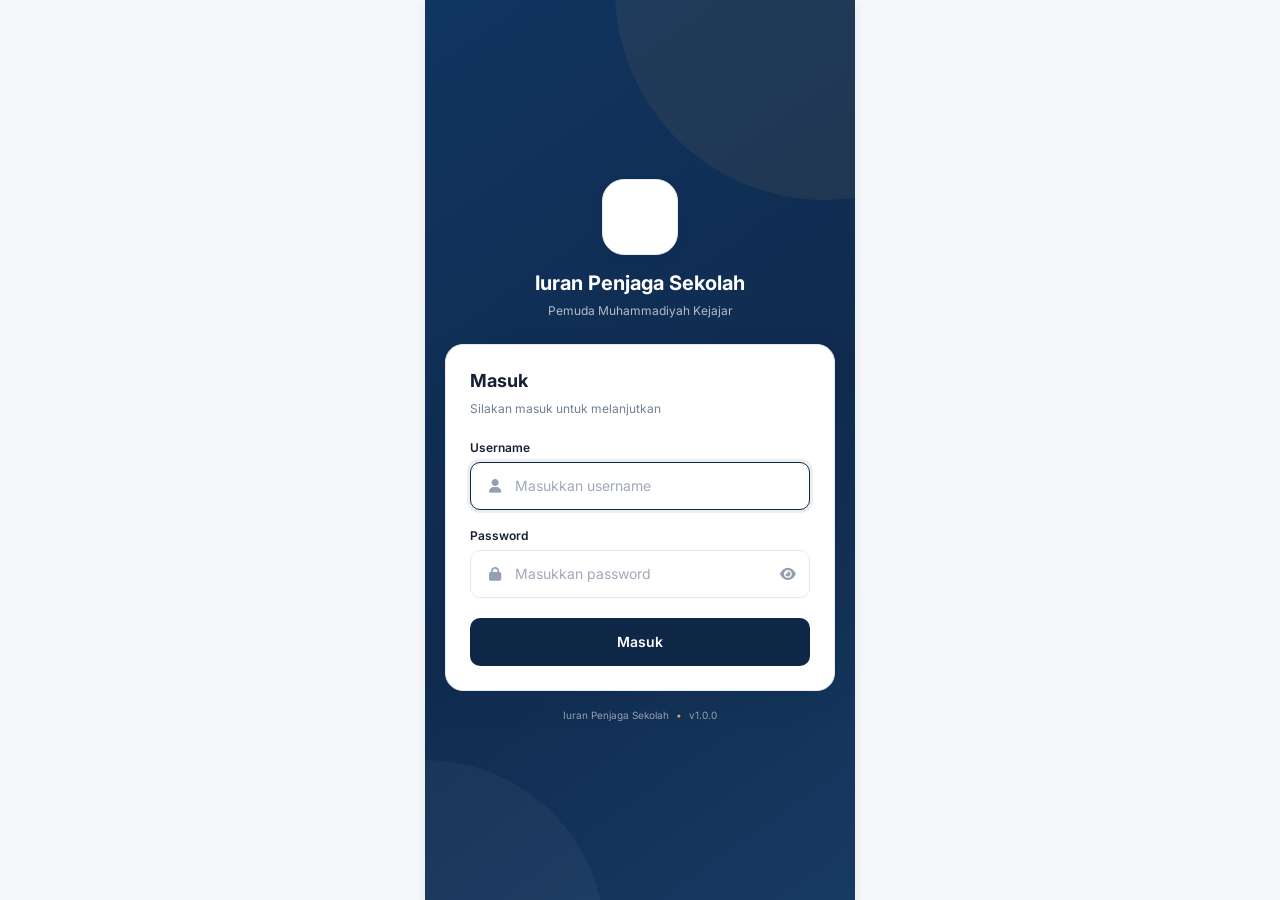
<file: index.html>
<!doctype html>
<html lang="id">
  <head>
    <!-- =====================================================
       META
       ===================================================== -->

    <meta charset="UTF-8" />

    <meta name="viewport" content="width=device-width, initial-scale=1.0" />

    <meta name="theme-color" content="#0F2747" />

    <meta
      name="description"
      content="Iuran Penjaga Sekolah - Pemuda Muhammadiyah Kejajar"
    />

    <title>Iuran Penjaga Sekolah</title>

    <!-- =====================================================
       FONT
       ===================================================== -->

    <link rel="preconnect" href="https://fonts.googleapis.com" />

    <link rel="preconnect" href="https://fonts.gstatic.com" crossorigin />

    <link
      href="https://fonts.googleapis.com/css2?family=Inter:wght@400;500;600;700&display=swap"
      rel="stylesheet"
    />

    <!-- =====================================================
       FONT AWESOME
       ===================================================== -->

    <link
      rel="stylesheet"
      href="https://cdnjs.cloudflare.com/ajax/libs/font-awesome/6.5.2/css/all.min.css"
    />

    <!-- =====================================================
       CORE CSS
       ===================================================== -->

    <link rel="stylesheet" href="base/variables.css" />

    <link rel="stylesheet" href="base/base.css" />

    <link rel="stylesheet" href="base/utilities.css" />

    <link rel="stylesheet" href="base/animation.css" />

    <!-- =====================================================
     COMPONENT CSS
     ===================================================== -->

    <link rel="stylesheet" href="components/button/button.css" />
    <link rel="stylesheet" href="components/card/card.css" />
    <link rel="stylesheet" href="components/badge/badge.css" />
    <link rel="stylesheet" href="components/form/form.css" />
    <link rel="stylesheet" href="components/dropdown/dropdown.css" />
    <link rel="stylesheet" href="components/search/search.css" />
    <link rel="stylesheet" href="components/table/table.css" />
    <link rel="stylesheet" href="components/pagination/pagination.css" />
    <link rel="stylesheet" href="components/empty/empty.css" />
    <link rel="stylesheet" href="components/toast/toast.css" />
    <link rel="stylesheet" href="components/loading/loading.css" />
    <link rel="stylesheet" href="components/modal/modal.css" />
    <link rel="stylesheet" href="components/confirm/confirm.css" />
    <link rel="stylesheet" href="components/launcher/launcher.css" />
    <link rel="stylesheet" href="components/bottom-sheet/bottom-sheet.css" />
    <link rel="stylesheet" href="components/skeleton/skeleton.css" />

    <!-- =====================================================
       LAYOUT CSS
       ===================================================== -->

    <link rel="stylesheet" href="layouts/layout.css" />

    <link rel="stylesheet" href="layouts/header/header.css" />

    <link rel="stylesheet" href="layouts/navbar/navbar.css" />

    <!-- =====================================================
     APPLICATION MODULE CSS
     ===================================================== -->

    <link rel="stylesheet" href="modules/login/login.css" />
    <link rel="stylesheet" href="modules/home/home.css" />

    <link rel="stylesheet" href="modules/setoran/setoran.css" />

    <link rel="stylesheet" href="modules/anggota/anggota.css" />

    <link rel="stylesheet" href="modules/iuran/iuran.css" />
    <link rel="stylesheet" href="modules/transaksi/transaksi.css" />

    <!-- =====================================================
       APP ROOT
       ===================================================== -->

    <style>
      html,
      body {
        margin: 0;
        padding: 0;
        min-height: 100%;
      }

      body {
        background: var(--color-background, #f5f7fa);
      }

      #app {
        min-height: 100vh;
      }
    </style>
  </head>

  <body>
    <!-- =====================================================
       APPLICATION ROOT
       ===================================================== -->

    <div id="app" class="qedev-app"></div>

    <!-- =====================================================
       QEDEV ENGINE
       ===================================================== -->

    <script src="engine/config.js"></script>

    <script src="engine/storage.js"></script>

    <script src="engine/state.js"></script>

    <script src="engine/api.js"></script>

    <script src="engine/auth.js"></script>

    <script src="engine/router.js"></script>

    <script src="engine/app.js"></script>

    <!-- =====================================================
     COMPONENT JS
     ===================================================== -->

    <script src="components/button/button.js"></script>

    <script src="components/card/card.js"></script>

    <script src="components/badge/badge.js"></script>

    <script src="components/form/form.js"></script>

    <script src="components/dropdown/dropdown.js"></script>

    <script src="components/search/search.js"></script>

    <script src="components/table/table.js"></script>

    <script src="components/pagination/pagination.js"></script>

    <script src="components/empty/empty.js"></script>

    <script src="components/toast/toast.js"></script>

    <script src="components/loading/loading.js"></script>

    <script src="components/modal/modal.js"></script>

    <script src="components/confirm/confirm.js"></script>

    <script src="components/launcher/launcher.js"></script>

    <script src="components/bottom-sheet/bottom-sheet.js"></script>

    <script src="components/skeleton/skeleton.js"></script>

    <!-- =====================================================
       QEDEV LAYOUT
       ===================================================== -->

    <script src="layouts/header/header.js"></script>

    <script src="layouts/navbar/navbar.js"></script>

    <script src="layouts/layout.js"></script>

    <!-- =====================================================
     LOGIN MODULE
     ===================================================== -->

    <script src="modules/login/login-view.js"></script>

    <script src="modules/login/login-validator.js"></script>

    <script src="modules/login/login-service.js"></script>

    <script src="modules/login/login.js"></script>

    <!-- =====================================================
     HOME MODULE
     ===================================================== -->
    <script src="modules/home/home-view.js"></script>

    <script src="modules/home/home-service.js"></script>

    <script src="modules/home/home.js"></script>

    <!-- =====================================================
     SETORAN MODULE
     ===================================================== -->

    <script src="modules/setoran/setoran-service.js"></script>
    <script src="modules/setoran/setoran-view.js"></script>
    <script src="modules/setoran/setoran.js"></script>

    <!-- =====================================================
     ANGGOTA MODULE
     ===================================================== -->

    <script src="modules/anggota/anggota-service.js"></script>
    <script src="modules/anggota/anggota-view.js"></script>
    <script src="modules/anggota/anggota.js"></script>

    <!-- =====================================================
     ANGGOTA MODULE
     ===================================================== -->

    <script src="modules/iuran/iuran-service.js"></script>
    <script src="modules/iuran/iuran-view.js"></script>
    <script src="modules/iuran/iuran.js"></script>

    <!-- =====================================================
     TRANSAKSI MODULE
     ===================================================== -->

    <script src="modules/transaksi/transaksi-service.js"></script>
    <script src="modules/transaksi/transaksi-view.js"></script>
    <script src="modules/transaksi/transaksi.js"></script>

    <!-- =====================================================
       APPLICATION BOOTSTRAP
       ===================================================== -->

    <script src="engine/bootstrap.js"></script>
  </body>
</html>
</file>
<file: base/variables.css>
/* =========================================================
   QEDEV DESIGN TOKENS
   IURAN PENJAGA SEKOLAH
   NAVY + GOLD
   ========================================================= */

:root {
  /* =======================================================
     BRAND
     ======================================================= */

  --color-primary: #0f2747;
  --color-primary-hover: #091b33;
  --color-primary-light: #eaf1f8;
  --color-primary-dark: #091b33;

  --color-secondary: #d6a84f;
  --color-secondary-hover: #b98c35;
  --color-secondary-light: #f8f0df;

  /* =======================================================
     SEMANTIC COLORS
     ======================================================= */

  --color-success: #16835b;
  --color-success-light: #e8f5ef;

  --color-warning: #d99a1e;
  --color-warning-light: #fff5dd;

  --color-danger: #c94a4a;
  --color-danger-light: #fcecec;

  --color-info: #2879a8;
  --color-info-light: #e8f3fa;

  /* =======================================================
     BASIC COLORS
     ======================================================= */

  --color-white: #ffffff;
  --color-black: #000000;

  --color-text: #172033;
  --color-text-light: #718096;
  --color-text-muted: #94a0b2;

  --color-border: #e5eaf0;
  --color-border-light: #eef2f6;

  --color-background: #f5f7fa;
  --color-surface: #ffffff;

  /* =======================================================
     HEADER
     ======================================================= */

  --header-background: linear-gradient(135deg, #0f2747 0%, #091b33 100%);

  --header-text: #ffffff;

  --header-height: 72px;

  /* =======================================================
     NAVIGATION
     ======================================================= */

  --navbar-background: #ffffff;
  --navbar-border: #e5eaf0;

  --navbar-text: #718096;
  --navbar-text-active: #0f2747;

  --navbar-active-background: #eaf1f8;

  --navbar-height: 72px;

  /* =======================================================
     TYPOGRAPHY
     ======================================================= */

  --font-family:
    "Inter", -apple-system, BlinkMacSystemFont, "Segoe UI", sans-serif;

  --font-size-xs: 11px;
  --font-size-sm: 12px;
  --font-size-md: 14px;
  --font-size-lg: 16px;
  --font-size-xl: 18px;
  --font-size-2xl: 20px;
  --font-size-3xl: 24px;
  --font-size-4xl: 32px;

  --font-weight-normal: 400;
  --font-weight-medium: 500;
  --font-weight-semibold: 600;
  --font-weight-bold: 700;

  /* =======================================================
     LINE HEIGHT
     ======================================================= */

  --line-height-tight: 1.2;
  --line-height-normal: 1.5;
  --line-height-relaxed: 1.7;

  /* =======================================================
     SPACING
     ======================================================= */

  --spacing-1: 4px;
  --spacing-2: 8px;
  --spacing-3: 12px;
  --spacing-4: 16px;
  --spacing-5: 20px;
  --spacing-6: 24px;
  --spacing-7: 28px;
  --spacing-8: 32px;
  --spacing-9: 36px;
  --spacing-10: 40px;

  /* =======================================================
     BORDER RADIUS
     ======================================================= */

  --radius-sm: 6px;
  --radius-md: 10px;
  --radius-lg: 14px;
  --radius-xl: 18px;
  --radius-2xl: 22px;

  --radius-full: 999px;

  /* =======================================================
     SHADOW
     ======================================================= */

  --shadow-sm: 0 1px 3px rgba(15, 39, 71, 0.06);

  --shadow-md: 0 4px 12px rgba(15, 39, 71, 0.08);

  --shadow-lg: 0 10px 30px rgba(15, 39, 71, 0.1);

  /* =======================================================
     LAYOUT
     ======================================================= */

  --app-max-width: 430px;

  --container-padding: 20px;

  --content-spacing: 24px;

  /* =======================================================
     Z-INDEX
     ======================================================= */

  --z-base: 1;
  --z-dropdown: 100;
  --z-sticky: 200;
  --z-header: 300;
  --z-navbar: 400;
  --z-overlay: 500;
  --z-modal: 600;
  --z-toast: 700;

  /* =======================================================
     TRANSITION
     ======================================================= */

  --transition-fast: 150ms ease;

  --transition-normal: 250ms ease;

  --transition-slow: 350ms ease;
}
</file>
<file: base/base.css>
/**
 * ==========================================
 * QEDEV Framework
 * Base Styles
 * ==========================================
 */

/* ==========================================
 * RESET
 * ========================================== */

*,
*::before,
*::after {
  margin: 0;

  padding: 0;

  box-sizing: border-box;
}

/* ==========================================
 * HTML
 * ========================================== */

html {
  font-size: 16px;

  scroll-behavior: smooth;

  -webkit-tap-highlight-color: transparent;
}

/* ==========================================
 * BODY
 * ========================================== */

body {
  font-family: var(--font-family);

  font-size: var(--font-size-md);

  font-weight: var(--font-weight-normal);

  line-height: var(--line-height);

  color: var(--color-text);

  background: var(--color-background);

  -webkit-font-smoothing: antialiased;

  -moz-osx-font-smoothing: grayscale;

  text-rendering: optimizeLegibility;
}

/* ==========================================
 * APPLICATION
 * ========================================== */

#app {
  width: 100%;

  max-width: var(--app-max-width);

  min-height: 100vh;

  margin: 0 auto;

  background: var(--color-surface);

  position: relative;

  overflow: hidden;

  box-shadow: var(--shadow-md);
}

/* ==========================================
 * TYPOGRAPHY
 * ========================================== */

h1,
h2,
h3,
h4,
h5,
h6 {
  font-weight: var(--font-weight-bold);

  color: var(--color-text);

  line-height: 1.3;
}

p {
  color: var(--color-text);

  line-height: 1.6;
}

/* ==========================================
 * LINKS
 * ========================================== */

a {
  color: inherit;

  text-decoration: none;
}

/* ==========================================
 * LIST
 * ========================================== */

ul,
ol {
  list-style: none;
}

/* ==========================================
 * IMAGE
 * ========================================== */

img {
  display: block;

  max-width: 100%;

  height: auto;
}

/* ==========================================
 * FORM
 * ========================================== */

input,
textarea,
select,
button {
  font: inherit;
}

/* ==========================================
 * BUTTON
 * ========================================== */

button {
  border: none;

  background: transparent;

  cursor: pointer;
}

/* ==========================================
 * TABLE
 * ========================================== */

table {
  width: 100%;

  border-collapse: collapse;

  border-spacing: 0;
}
</file>
<file: base/utilities.css>
/**
 * ==========================================
 * QEDEV Framework
 * Utilities
 * ==========================================
 */

/* ==========================================
 * DISPLAY
 * ========================================== */

.hidden {
  display: none !important;
}

.block {
  display: block;
}

.flex {
  display: flex;
}

.grid {
  display: grid;
}

/* ==========================================
 * FLEX
 * ========================================== */

.items-center {
  align-items: center;
}

.justify-between {
  justify-content: space-between;
}

.justify-center {
  justify-content: center;
}

.flex-column {
  flex-direction: column;
}

/* ==========================================
 * TEXT
 * ========================================== */

.text-center {
  text-align: center;
}

.text-right {
  text-align: right;
}

.text-bold {
  font-weight: var(--font-weight-bold);
}

/* ==========================================
 * WIDTH
 * ========================================== */

.w-full {
  width: 100%;
}

/* ==========================================
 * SPACING
 * ========================================== */

.mt-sm {
  margin-top: var(--space-sm);
}

.mt-md {
  margin-top: var(--space-md);
}

.mb-sm {
  margin-bottom: var(--space-sm);
}

.mb-md {
  margin-bottom: var(--space-md);
}

.p-sm {
  padding: var(--space-sm);
}

.p-md {
  padding: var(--space-md);
}

/* ==========================================
 * BORDER
 * ========================================== */

.rounded {
  border-radius: var(--radius-md);
}

/* ==========================================
 * SHADOW
 * ========================================== */

.shadow {
  box-shadow: var(--shadow-md);
}
</file>
<file: base/animation.css>
/**
 * ==========================================
 * QEDEV Framework
 * Animation
 * ==========================================
 */

/* ==========================================
 * FADE
 * ========================================== */

@keyframes fadeIn {
  from {
    opacity: 0;
  }

  to {
    opacity: 1;
  }
}

@keyframes fadeOut {
  from {
    opacity: 1;
  }

  to {
    opacity: 0;
  }
}

/* ==========================================
 * SCALE
 * ========================================== */

@keyframes scaleIn {
  from {
    opacity: 0;
    transform: scale(0.95);
  }

  to {
    opacity: 1;
    transform: scale(1);
  }
}

@keyframes scaleOut {
  from {
    opacity: 1;
    transform: scale(1);
  }

  to {
    opacity: 0;
    transform: scale(0.95);
  }
}

/* ==========================================
 * TOAST
 * ========================================== */

@keyframes toastProgress {
  from {
    width: 100%;
  }

  to {
    width: 0%;
  }
}

/* ==========================================
 * SLIDE
 * ========================================== */

@keyframes slideUp {
  from {
    opacity: 0;
    transform: translateY(20px);
  }

  to {
    opacity: 1;
    transform: translateY(0);
  }
}
</file>
<file: components/button/button.css>
/**
 * ==========================================
 * QEDEV Framework
 * Button Component
 * ==========================================
 */

.qedev-button {
  display: inline-flex;
  align-items: center;
  justify-content: center;
  gap: var(--space-sm);

  padding: 10px 16px;

  border: none;

  border-radius: var(--radius-md);

  cursor: pointer;

  transition: var(--transition-fast);

  font-size: var(--font-size-md);

  font-weight: var(--font-weight-medium);
}

.qedev-button:hover {
  opacity: 0.9;
}

.qedev-button-primary {
  background: var(--color-primary);

  color: var(--color-white);
}

.qedev-button-success {
  background: var(--color-success);

  color: var(--color-white);
}

.qedev-button-warning {
  background: var(--color-warning);

  color: var(--color-white);
}

.qedev-button-danger {
  background: var(--color-danger);

  color: var(--color-white);
}

.qedev-button-info {
  background: var(--color-info);

  color: var(--color-white);
}

.qedev-button-outline {
  background: transparent;

  border: 1px solid var(--color-border);

  color: var(--color-text);
}

.qedev-button:disabled {
  opacity: 0.6;

  cursor: not-allowed;
}
</file>
<file: components/card/card.css>
/**
 * ==========================================
 * QEDEV Framework
 * Card Component
 * ==========================================
 */

.qedev-card {
  background: var(--color-surface);

  border: 1px solid var(--color-border);

  border-radius: var(--radius-lg);

  box-shadow: var(--shadow-sm);

  overflow: hidden;
}

.qedev-card-header {
  padding: var(--space-md);

  border-bottom: 1px solid var(--color-border);
}

.qedev-card-title {
  font-size: var(--font-size-lg);

  font-weight: var(--font-weight-semibold);

  color: var(--color-text);
}

.qedev-card-subtitle {
  margin-top: var(--space-xs);

  color: var(--color-text-light);

  font-size: var(--font-size-sm);
}

.qedev-card-body {
  padding: var(--space-md);
}

.qedev-card-footer {
  display: flex;

  justify-content: flex-end;

  gap: var(--space-sm);

  padding: var(--space-md);

  border-top: 1px solid var(--color-border);
}
</file>
<file: components/badge/badge.css>
/**
 * ==========================================
 * QEDEV Framework
 * Badge Component
 * ==========================================
 */

.qedev-badge {
  display: inline-flex;
  align-items: center;
  justify-content: center;

  padding: 4px 10px;

  border-radius: var(--radius-full);

  font-size: var(--font-size-sm);
  font-weight: var(--font-weight-medium);
}

.qedev-badge-default {
  background: var(--color-border);
  color: var(--color-text);
}

.qedev-badge-primary {
  background: var(--color-primary);
  color: var(--color-white);
}

.qedev-badge-success {
  background: var(--color-success);
  color: var(--color-white);
}

.qedev-badge-warning {
  background: var(--color-warning);
  color: var(--color-white);
}

.qedev-badge-danger {
  background: var(--color-danger);
  color: var(--color-white);
}

.qedev-badge-info {
  background: var(--color-info);
  color: var(--color-white);
}
</file>
<file: components/form/form.css>
/**
 * ==========================================
 * QEDEV Framework
 * Form Component
 * ==========================================
 */

.qedev-form-group {
  display: flex;
  flex-direction: column;
  gap: var(--space-xs);
  margin-bottom: var(--space-md);
}

.qedev-label {
  font-size: var(--font-size-sm);
  font-weight: var(--font-weight-medium);
  color: var(--color-text);
}

.qedev-input,
.qedev-textarea,
.qedev-select {
  width: 100%;

  padding: 10px 12px;

  border: 1px solid var(--color-border);

  border-radius: var(--radius-md);

  background: var(--color-surface);

  color: var(--color-text);

  font-size: var(--font-size-md);

  transition: var(--transition-fast);
}

.qedev-input:focus,
.qedev-textarea:focus,
.qedev-select:focus {
  outline: none;

  border-color: var(--color-primary);
}

.qedev-input-wrapper {
  position: relative;
}

.qedev-input-wrapper .qedev-input {
  padding-right: 46px;
}

.qedev-input-wrapper .qedev-input {
  padding-right: 46px;
}

.qedev-input-toggle {
  position: absolute;

  top: 50%;
  right: 12px;

  transform: translateY(-50%);

  width: 32px;
  height: 32px;

  border: none;

  background: transparent;

  display: flex;

  align-items: center;

  justify-content: center;

  cursor: pointer;

  color: var(--color-text-light);

  transition: var(--transition-fast);
}

.qedev-input-toggle:hover {
  color: var(--color-primary);
}

.qedev-checkbox,
.qedev-radio {
  display: flex;

  align-items: center;

  gap: var(--space-sm);
}
</file>
<file: components/dropdown/dropdown.css>
/**
 * ==========================================
 * QEDEV Framework
 * Dropdown Component
 * ==========================================
 */

.qedev-dropdown {
  position: absolute;

  min-width: 180px;

  background: var(--color-surface);

  border: 1px solid var(--color-border);

  border-radius: var(--radius-md);

  box-shadow: var(--shadow-lg);

  overflow: hidden;

  z-index: var(--z-dropdown);
}

.qedev-dropdown-item {
  display: flex;

  align-items: center;

  gap: var(--space-sm);

  padding: 12px 16px;

  cursor: pointer;

  transition: var(--transition-fast);
}

.qedev-dropdown-item:hover {
  background: var(--color-background);
}
</file>
<file: components/search/search.css>
/**
 * ==========================================
 * QEDEV Framework
 * Search Component
 * ==========================================
 */

.qedev-search {
  display: flex;

  align-items: center;

  gap: var(--space-sm);

  padding: 10px 14px;

  border: 1px solid var(--color-border);

  border-radius: var(--radius-md);

  background: var(--color-surface);
}

.qedev-search-icon {
  color: var(--color-text-light);

  font-size: var(--font-size-md);
}

.qedev-search-input {
  flex: 1;

  border: none;

  background: transparent;

  color: var(--color-text);

  font-size: var(--font-size-md);
}

.qedev-search-input:focus {
  outline: none;
}
</file>
<file: components/table/table.css>
/**
 * ==========================================
 * QEDEV Framework
 * Table Component
 * ==========================================
 */

.qedev-table-wrapper {
  width: 100%;

  overflow-x: auto;

  -webkit-overflow-scrolling: touch;
}

.qedev-table {
  width: 100%;

  min-width: 900px;

  border-collapse: collapse;

  background: var(--color-surface);
}

.qedev-table th {
  padding: 12px 16px;

  background: var(--color-background);

  border-bottom: 1px solid var(--color-border);

  font-weight: var(--font-weight-semibold);

  white-space: nowrap;
}

.qedev-table td {
  padding: 12px 16px;

  border-bottom: 1px solid var(--color-border);

  vertical-align: middle;
}

.qedev-table tbody tr:hover {
  background: var(--color-background);
}

.text-left {
  text-align: left;
}

.text-center {
  text-align: center;
}

.text-right {
  text-align: right;
}
</file>
<file: components/pagination/pagination.css>
/**
 * ==========================================
 * QEDEV Framework
 * Pagination Component
 * ==========================================
 */

/* ==========================================
 * Pagination
 * ========================================== */

.qedev-pagination {
  display: flex;
  flex-direction: column;
  gap: var(--space-md);

  margin-top: var(--space-lg);
}

/* ==========================================
 * Info
 * ========================================== */

.qedev-pagination-info {
  font-size: var(--font-size-sm);

  color: var(--color-text-light);
}

/* ==========================================
 * Navigation
 * ========================================== */

.qedev-pagination-nav {
  display: flex;
  align-items: center;
  justify-content: center;
  gap: var(--space-xs);

  overflow-x: auto;

  -webkit-overflow-scrolling: touch;
}

/* ==========================================
 * Button
 * ========================================== */

.qedev-pagination-button {
  display: flex;
  align-items: center;
  justify-content: center;

  min-width: 40px;
  height: 40px;

  padding: 0 12px;

  border: 1px solid var(--color-border);

  border-radius: var(--radius-md);

  background: var(--color-surface);

  color: var(--color-text);

  cursor: pointer;

  transition: var(--transition-fast);

  white-space: nowrap;
}

.qedev-pagination-button:hover:not(:disabled) {
  background: var(--color-background);
}

.qedev-pagination-button.active {
  background: var(--color-primary);

  color: var(--color-white);

  border-color: var(--color-primary);
}

.qedev-pagination-button:disabled {
  opacity: 0.5;

  cursor: not-allowed;
}

/* ==========================================
 * Ellipsis
 * ========================================== */

.qedev-pagination-dots {
  padding: 0 var(--space-xs);

  color: var(--color-text-light);

  user-select: none;
}

/* ==========================================
 * Responsive
 * ========================================== */

@media (max-width: 768px) {
  .qedev-pagination {
    align-items: center;
  }

  .qedev-pagination-info {
    text-align: center;
  }

  .qedev-pagination-nav {
    width: 100%;

    justify-content: flex-start;
  }
}
</file>
<file: components/empty/empty.css>
/**
 * ==========================================
 * QEDEV Framework
 * Empty Component
 * ==========================================
 */

.qedev-empty {
  display: flex;

  flex-direction: column;

  align-items: center;

  justify-content: center;

  padding: var(--space-2xl);

  text-align: center;
}

.qedev-empty-icon {
  font-size: 64px;

  margin-bottom: var(--space-md);
}

.qedev-empty-title {
  font-size: var(--font-size-xl);

  font-weight: var(--font-weight-semibold);

  color: var(--color-text);
}

.qedev-empty-message {
  margin-top: var(--space-sm);

  color: var(--color-text-light);
}
</file>
<file: components/toast/toast.css>
/**
 * ==========================================
 * QEDEV Framework
 * Toast Component
 * ==========================================
 */

/**
 * ==========================================
 * Container
 * ==========================================
 */

.qedev-toast {
  position: fixed;

  top: calc(var(--header-height) + 16px);

  left: 50%;

  transform: translateX(-50%);

  width: calc(100% - 32px);

  max-width: 420px;

  display: flex;

  align-items: flex-start;

  gap: var(--space-md);

  padding: var(--space-lg);

  background: var(--color-surface);

  border-radius: var(--radius-xl);

  box-shadow: var(--shadow-xl);

  overflow: hidden;

  z-index: var(--z-toast);

  animation: slideUp var(--transition-fast);
}

/**
 * ==========================================
 * Icon
 * ==========================================
 */

.qedev-toast-icon {
  width: 48px;
  height: 48px;

  flex-shrink: 0;

  display: flex;
  justify-content: center;
  align-items: center;

  border-radius: 50%;

  font-size: 22px;
}

/**
 * ==========================================
 * Content
 * ==========================================
 */

.qedev-toast-content {
  flex: 1;
  min-width: 0;
}

.qedev-toast-title {
  font-size: var(--font-size-md);

  font-weight: var(--font-weight-semibold);

  color: var(--color-text);
}

.qedev-toast-message {
  margin-top: 4px;

  font-size: var(--font-size-sm);

  line-height: 1.5;

  color: var(--color-text-secondary);
}

/**
 * ==========================================
 * Close Button
 * ==========================================
 */

.qedev-toast-close {
  width: 32px;
  height: 32px;

  flex-shrink: 0;

  display: flex;
  justify-content: center;
  align-items: center;

  border: none;
  outline: none;

  background: transparent;

  border-radius: 50%;

  cursor: pointer;

  transition: background var(--transition-fast);
}

.qedev-toast-close:hover {
  background: rgba(0, 0, 0, 0.05);
}

.qedev-toast-close i {
  font-size: 14px;
}

/**
 * ==========================================
 * Progress
 * ==========================================
 */

.qedev-toast-progress {
  position: absolute;

  left: 0;
  bottom: 0;

  height: 4px;

  width: 100%;

  transform-origin: left;

  animation: toastProgress 3s linear forwards;
}

.qedev-toast-success {
  background: #f0fdf4;

  border: 1px solid #bbf7d0;
}

.qedev-toast-success .qedev-toast-icon {
  background: #dcfce7;

  color: #16a34a;
}

.qedev-toast-success .qedev-toast-progress {
  background: #16a34a;
}

.qedev-toast-error {
  background: #fef2f2;

  border: 1px solid #fecaca;
}

.qedev-toast-error .qedev-toast-icon {
  background: #fee2e2;

  color: #dc2626;
}

.qedev-toast-error .qedev-toast-progress {
  background: #dc2626;
}

.qedev-toast-warning {
  background: #fff7ed;

  border: 1px solid #fed7aa;
}

.qedev-toast-warning .qedev-toast-icon {
  background: #ffedd5;

  color: #ea580c;
}

.qedev-toast-warning .qedev-toast-progress {
  background: #ea580c;
}

.qedev-toast-info {
  background: #eff6ff;

  border: 1px solid #bfdbfe;
}

.qedev-toast-info .qedev-toast-icon {
  background: #dbeafe;

  color: #2563eb;
}

.qedev-toast-info .qedev-toast-progress {
  background: #2563eb;
}

.qedev-toast-close {
  color: inherit;

  opacity: 0.6;
}

.qedev-toast-close:hover {
  opacity: 1;

  background: rgba(255, 255, 255, 0.45);
}

.qedev-toast-icon {
  transition:
    background var(--transition-fast),
    color var(--transition-fast);
}

/**
 * ==========================================
 * Header
 * ==========================================
 */

.qedev-toast-header {
  display: flex;
  align-items: center;
  justify-content: space-between;

  gap: var(--space-md);
}
</file>
<file: components/loading/loading.css>
/**
 * ==========================================
 * QEDEV Framework
 * Loading Component
 * ==========================================
 */

/* ==========================================
 * Overlay
 * ========================================== */

.qedev-loading-overlay {
  position: fixed;
  inset: 0;

  display: flex;
  justify-content: center;
  align-items: center;

  background: rgba(0, 0, 0, 0.35);

  backdrop-filter: blur(3px);

  -webkit-backdrop-filter: blur(3px);

  z-index: var(--z-loading);

  animation: fadeIn var(--transition-fast);
}

/* ==========================================
 * Container
 * ========================================== */

.qedev-loading {
  display: flex;
  flex-direction: column;
  align-items: center;
  gap: var(--space-md);

  padding: var(--space-xl);

  min-width: 200px;

  background: var(--color-surface);

  border-radius: var(--radius-lg);

  box-shadow: var(--shadow-lg);

  animation: scaleIn var(--transition-normal);
  border: 1px solid var(--color-border);
}

/* ==========================================
 * Spinner
 * ========================================== */

.qedev-loading-spinner {
  width: 48px;
  height: 48px;

  border: 4px solid var(--color-border);
  border-top-color: var(--color-primary);

  border-radius: var(--radius-full);

  animation: qedev-spin 0.8s linear infinite;
}

/* ==========================================
 * Message
 * ========================================== */

.qedev-loading-message {
  font-size: var(--font-size-md);
  font-weight: var(--font-weight-medium);

  color: var(--color-text);

  text-align: center;
}

.qedev-loading-subtitle {
  margin-top: -8px;

  font-size: 12px;

  text-align: center;

  color: var(--color-text-secondary);
}

/* ==========================================
 * Spinner Animation
 * ========================================== */

@keyframes qedev-spin {
  from {
    transform: rotate(0deg);
  }

  to {
    transform: rotate(360deg);
  }
}

/* ==========================================
 * Responsive
 * ========================================== */

@media (max-width: 768px) {
  .qedev-loading {
    width: 90%;
    max-width: 320px;

    padding: var(--space-lg);
  }

  .qedev-loading-spinner {
    width: 40px;
    height: 40px;
  }
}
</file>
<file: components/modal/modal.css>
/**
 * ==========================================
 * QEDEV Framework
 * Modal Component
 * ==========================================
 */

/* ==========================================
 * Overlay
 * ========================================== */

.qedev-modal-overlay {
  position: fixed;
  inset: 0;

  display: flex;
  justify-content: center;
  align-items: center;

  padding: var(--space-lg);

  background: rgba(0, 0, 0, 0.45);

  z-index: var(--z-modal);

  animation: fadeIn var(--transition-fast);
}

/* ==========================================
 * Container
 * ========================================== */

.qedev-modal {
  width: 100%;
  max-height: 90vh;

  overflow: hidden;

  display: flex;
  flex-direction: column;

  background: var(--color-surface);

  border-radius: var(--radius-lg);

  box-shadow: var(--shadow-lg);

  animation: scaleIn var(--transition-normal);
}

/* ==========================================
 * Sizes
 * ========================================== */

.qedev-modal-sm {
  max-width: 400px;
}

.qedev-modal-md {
  max-width: 600px;
}

.qedev-modal-lg {
  max-width: 800px;
}

.qedev-modal-xl {
  max-width: 1000px;
}

.qedev-modal-full {
  width: 100%;
  height: 100%;
  max-width: none;
  max-height: none;
  border-radius: 0;
}

/* ==========================================
 * Header
 * ========================================== */

.qedev-modal-header {
  display: flex;
  justify-content: space-between;
  align-items: center;

  padding: var(--space-md);

  border-bottom: 1px solid var(--color-border);
}

/* ==========================================
 * Title
 * ========================================== */

.qedev-modal-title {
  font-size: var(--font-size-lg);
  font-weight: var(--font-weight-semibold);

  color: var(--color-text);
}

/* ==========================================
 * Close Button
 * ========================================== */

.qedev-modal-close {
  display: flex;
  justify-content: center;
  align-items: center;

  width: 36px;
  height: 36px;

  border-radius: var(--radius-full);

  color: var(--color-text-light);

  transition: var(--transition-fast);
}

.qedev-modal-close:hover {
  background: var(--color-background);
  color: var(--color-text);
}

/* ==========================================
 * Body
 * ========================================== */

.qedev-modal-body {
  flex: 1;

  padding: var(--space-md);

  overflow-y: auto;
}

/* ==========================================
 * Footer
 * ========================================== */

.qedev-modal-footer {
  display: flex;
  justify-content: flex-end;
  gap: var(--space-sm);

  padding: var(--space-md);

  border-top: 1px solid var(--color-border);
}

/* ==========================================
 * Responsive
 * ========================================== */

@media (max-width: 768px) {
  .qedev-modal-overlay {
    padding: var(--space-md);
  }

  .qedev-modal {
    max-height: 95vh;
  }
}
</file>
<file: components/confirm/confirm.css>
/**
 * ==========================================
 * QEDEV Framework
 * Confirm Component
 * ==========================================
 */

.qedev-confirm-overlay {
  position: fixed;
  inset: 0;

  display: flex;
  justify-content: center;
  align-items: center;

  background: rgba(0, 0, 0, 0.45);

  z-index: var(--z-modal);

  animation: fadeIn var(--transition-fast);
}

.qedev-confirm {
  width: 100%;
  max-width: 420px;

  background: var(--color-surface);

  border-radius: var(--radius-lg);

  box-shadow: var(--shadow-lg);

  animation: scaleIn var(--transition-normal);
}

.qedev-confirm-header,
.qedev-confirm-body,
.qedev-confirm-footer {
  padding: var(--space-md);
}

.qedev-confirm-header {
  border-bottom: 1px solid var(--color-border);
}

.qedev-confirm-footer {
  display: flex;
  justify-content: flex-end;
  gap: var(--space-sm);

  border-top: 1px solid var(--color-border);
}

@media (max-width: 768px) {
  .qedev-confirm {
    margin: var(--space-md);
  }
}
</file>
<file: components/launcher/launcher.css>
/**
 * ==========================================
 * QEDEV Framework
 * Launcher Component
 * ==========================================
 */

/* ==========================================
 * Grid
 * ========================================== */

.qedev-launcher-grid {
  display: flex;

  flex-direction: column;

  gap: var(--space-md);
}
/* ==========================================
 * Item
 * ========================================== */

.qedev-launcher-item {
  display: flex;

  align-items: center;

  gap: 12px;

  width: 100%;

  padding: 14px;

  background: var(--color-white);

  border: 1px solid var(--color-border);

  border-radius: var(--radius-lg);

  transition: var(--transition-fast);

  cursor: pointer;
}

.qedev-launcher-item:hover {
  transform: translateY(-2px);

  box-shadow: var(--shadow-sm);
}

/* ==========================================
 * Icon
 * ========================================== */

.qedev-launcher-icon {
  width: 52px;

  height: 52px;

  flex: 0 0 52px;

  display: flex;

  align-items: center;

  justify-content: center;

  border-radius: var(--radius-lg);

  position: relative;

  overflow: hidden;

  box-shadow:
    0 4px 12px rgba(0, 0, 0, 0.08),
    inset 0 1px 0 rgba(255, 255, 255, 0.35);

  transition: var(--transition-fast);
}

.qedev-launcher-item:hover .qedev-launcher-icon {
  transform: scale(1.05);
}

.qedev-launcher-icon::before {
  content: "";

  position: absolute;

  inset: 0;

  background: linear-gradient(
    180deg,
    rgba(255, 255, 255, 0.28),
    transparent 45%
  );

  pointer-events: none;
}

.qedev-launcher-icon img {
  width: 34px;

  height: 34px;

  object-fit: contain;
}

/* ==========================================
 * Information
 * ========================================== */

.qedev-launcher-info {
  flex: 1;

  min-width: 0;

  display: flex;

  flex-direction: column;

  justify-content: center;

  align-items: flex-start; /* ✅ rata kiri */

  gap: 2px;
}

.qedev-launcher-title {
  font-size: var(--font-size-sm);

  font-weight: var(--font-weight-bold);

  color: var(--color-text);

  line-height: 1.35;
}

.qedev-launcher-subtitle,
.qedev-launcher-description {
  font-size: var(--font-size-xs);

  color: var(--color-text-light);

  line-height: 1.35;
}

/* ==========================================
 * Arrow
 * ========================================== */

.qedev-launcher-arrow {
  flex: 0 0 auto;

  margin-left: auto;

  color: var(--color-text-light);

  font-size: 14px;
}

/* ==========================================
 * Colors
 * ========================================== */

.qedev-launcher-icon--success {
  background: linear-gradient(135deg, #74d66a 0%, #4fb848 55%, #2f9e44 100%);
}

.qedev-launcher-icon--primary {
  background: linear-gradient(135deg, #6eb4ff 0%, #3b82f6 60%, #2563eb 100%);
}

.qedev-launcher-icon--warning {
  background: linear-gradient(135deg, #ffbe5c 0%, #f59e0b 60%, #d97706 100%);
}

.qedev-launcher-icon--secondary {
  background: linear-gradient(135deg, #bb86fc 0%, #8b5cf6 60%, #6d28d9 100%);
}

.qedev-launcher-icon--info {
  background: linear-gradient(135deg, #3dd6b5 0%, #14b8a6 60%, #0f766e 100%);
}

.qedev-launcher-icon--accent {
  background: linear-gradient(135deg, #ffd86b 0%, #fbbf24 60%, #d97706 100%);
}

/* ==========================================
 * Responsive
 * ========================================== */
</file>
<file: components/bottom-sheet/bottom-sheet.css>
/* ==========================================================
   QEDEV Bottom Sheet
========================================================== */

.qedev-bottom-sheet-overlay {
  position: fixed;

  inset: 0;

  background: rgba(17, 24, 39, 0.45);

  display: flex;

  align-items: flex-end;

  justify-content: center;

  opacity: 0;

  visibility: hidden;

  transition: all 0.25s ease;

  z-index: var(--z-bottom-sheet);
}

/* ==========================================================
   ACTIVE
========================================================== */

.qedev-bottom-sheet-overlay.show {
  opacity: 1;

  visibility: visible;
}

/* ==========================================================
   SHEET
========================================================== */

.qedev-bottom-sheet {
  width: 100%;

  max-width: 480px;

  max-height: 90vh;

  background: #ffffff;

  border-radius: 24px 24px 0 0;

  overflow: hidden;

  transform: translateY(100%);

  transition: transform 0.3s ease;

  display: flex;

  flex-direction: column;

  box-shadow: 0 -12px 32px rgba(0, 0, 0, 0.15);
}

.qedev-bottom-sheet-overlay.show .qedev-bottom-sheet {
  transform: translateY(0);
}

/* ==========================================================
   HANDLE
========================================================== */

.qedev-bottom-sheet-handle {
  width: 48px;

  height: 5px;

  border-radius: 999px;

  background: #d1d5db;

  margin: 12px auto 4px;
}

/* ==========================================================
   HEADER
========================================================== */

.qedev-bottom-sheet-header {
  display: flex;

  align-items: center;

  justify-content: space-between;

  padding: 16px 20px;

  border-bottom: 1px solid #f3f4f6;
}

.qedev-bottom-sheet-title {
  font-size: 18px;

  font-weight: 700;

  color: #111827;
}

.qedev-bottom-sheet-close {
  width: 36px;

  height: 36px;

  border: none;

  border-radius: 10px;

  background: #f3f4f6;

  color: #6b7280;

  cursor: pointer;

  display: flex;

  align-items: center;

  justify-content: center;

  transition: 0.2s;
}

.qedev-bottom-sheet-close:hover {
  background: #e5e7eb;
}

/* ==========================================================
   BODY
========================================================== */

.qedev-bottom-sheet-body {
  flex: 1;

  overflow-y: auto;

  padding: 20px;
}

/* ==========================================================
   FOOTER
========================================================== */

/* ==========================================================
   FOOTER
========================================================== */

.qedev-bottom-sheet-footer {
  display: flex;

  gap: 12px;

  padding: 16px 20px;

  padding-bottom: calc(12px + env(safe-area-inset-bottom));

  border-top: 1px solid #f3f4f6;

  background: #fff;

  flex-shrink: 0;
}

.qedev-bottom-sheet-footer .qedev-button {
  flex: 1;
}

/* ==========================================================
   SCROLLBAR
========================================================== */

.qedev-bottom-sheet-body::-webkit-scrollbar {
  width: 6px;
}

.qedev-bottom-sheet-body::-webkit-scrollbar-thumb {
  background: #d1d5db;

  border-radius: 999px;
}

.qedev-bottom-sheet-body::-webkit-scrollbar-track {
  background: transparent;
}

/* ==========================================================
   Assessment
========================================================== */

.btq-assessment {
  display: flex;
  flex-direction: column;
  gap: 24px;
}

.btq-assessment-name {
  font-size: 20px;
  font-weight: 700;
  color: #111827;
}

.btq-assessment-nis {
  margin-top: 4px;
  color: #6b7280;
}

.btq-assessment-section {
  display: flex;
  flex-direction: column;
  gap: 12px;
}

.btq-label {
  font-size: 14px;
  font-weight: 600;
  color: #374151;
}

.btq-target {
  padding: 14px;
  background: #f9fafb;
  border-radius: 12px;
  color: #16a34a;
  font-weight: 600;
}

.btq-radio-group {
  display: flex;
  flex-direction: column;
  gap: 12px;
}

.btq-radio-group label {
  display: flex;
  gap: 10px;
  align-items: center;
  font-size: 14px;
}

.btq-note {
  width: 100%;
  padding: 12px;
  border: 1px solid #e5e7eb;
  border-radius: 12px;
  resize: none;
  font-family: inherit;
}

.qedev-bottom-sheet-overlay.is-loading .qedev-bottom-sheet-body {
  pointer-events: none;

  opacity: 0.65;
}

.qedev-bottom-sheet-overlay.is-loading .qedev-bottom-sheet-close {
  pointer-events: none;

  opacity: 0.4;
}
</file>
<file: components/skeleton/skeleton.css>
/**
 * ==========================================
 * QEDEV Framework
 * Skeleton Component
 * ==========================================
 */

/* ==========================================
 * CONTAINER
 * ========================================== */

.qedev-skeleton {
  display: flex;

  flex-direction: column;

  gap: var(--space-lg);
}

/* ==========================================
 * BASE
 * ========================================== */

.sk-card,
.sk-avatar,
.sk-avatar-sm,
.sk-title,
.sk-line,
.sk-summary,
.sk-box {
  position: relative;

  overflow: hidden;

  background: #eceff3;

  border-radius: var(--radius-md);
}

.sk-card {
  padding: var(--space-md);

  background: var(--color-surface);

  box-shadow: var(--shadow-sm);
}

/* ==========================================
 * SHIMMER
 * ========================================== */

.sk-avatar::after,
.sk-avatar-sm::after,
.sk-title::after,
.sk-line::after,
.sk-summary::after,
.sk-box::after {
  content: "";

  position: absolute;

  inset: 0;

  transform: translateX(-100%);

  background: linear-gradient(
    90deg,
    transparent,
    rgba(255, 255, 255, 0.7),
    transparent
  );

  animation: qedevSkeleton 1.3s infinite;
}

@keyframes qedevSkeleton {
  100% {
    transform: translateX(100%);
  }
}

/* ==========================================
 * GREETING
 * ========================================== */

.sk-greeting {
  display: flex;

  justify-content: space-between;

  align-items: center;
}

.sk-greeting-text {
  flex: 1;

  display: flex;

  flex-direction: column;

  gap: var(--space-sm);
}

.sk-avatar {
  width: 64px;

  height: 64px;

  border-radius: 50%;
}

/* ==========================================
 * TITLE & LINE
 * ========================================== */

.sk-title {
  width: 180px;

  height: 18px;

  margin-bottom: var(--space-md);
}

.sk-line {
  width: 100%;

  height: 12px;

  margin-bottom: var(--space-sm);
}

.sk-lg {
  width: 80%;
}

.sk-md {
  width: 60%;
}

.sk-sm {
  width: 40%;
}

/* ==========================================
 * SCHEDULE
 * ========================================== */

.sk-schedule {
  display: flex;

  justify-content: space-between;

  gap: var(--space-md);
}

.sk-schedule-list {
  flex: 1;
}

.sk-summary {
  width: 90px;

  min-height: 90px;
}

/* ==========================================
 * GRID
 * ========================================== */

.sk-grid {
  display: grid;

  grid-template-columns: repeat(2, 1fr);

  gap: var(--space-md);
}

.sk-box {
  height: 96px;
}

/* ==========================================
 * LIST
 * ========================================== */

.sk-list-item {
  display: flex;

  align-items: center;

  gap: var(--space-md);

  padding: var(--space-md) 0;
}

.sk-avatar-sm {
  width: 42px;

  height: 42px;

  border-radius: 50%;
}

.sk-list-content {
  flex: 1;
}
</file>
<file: layouts/layout.css>
/**
 * ==========================================
 * QEDEV Framework
 * Application Layout
 * ==========================================
 */

/* ==========================================
 * Layout
 * ========================================== */

.qedev-layout {
  display: flex;

  flex-direction: column;

  min-height: 100vh;

  position: relative;
}

/* ==========================================
 * Main Content
 * ========================================== */

.qedev-main {
  flex: 1;

  overflow-y: auto;

  padding: var(--container-padding);

  padding-top: calc(var(--header-height) + var(--container-padding));

  padding-bottom: calc(var(--navbar-height) + var(--container-padding));
}

/* ==========================================
 * Desktop
 * ========================================== */

@media (min-width: 768px) {
  .qedev-app {
    min-height: 100vh;
  }
}
</file>
<file: layouts/header/header.css>
/* =========================================================
   QEDEV HEADER
   IURAN PENJAGA SEKOLAH
   ========================================================= */

/* =========================================================
   HEADER CONTAINER
   ========================================================= */

.qedev-header-container {
  position: fixed;

  top: 0;
  left: 0;
  right: 0;

  z-index: var(--z-header);

  display: flex;

  align-items: center;

  justify-content: space-between;

  width: 100%;

  height: var(--header-height);

  padding: 0 var(--container-padding);

  box-sizing: border-box;

  background: var(--header-background);

  color: var(--header-text);

  box-shadow: 0 2px 10px rgba(9, 27, 51, 0.12);
}

/* =========================================================
   HEADER LEFT
   ========================================================= */

.qedev-header-left {
  display: flex;

  align-items: center;

  min-width: 0;

  gap: 12px;
}

/* =========================================================
   BRAND
   ========================================================= */

.qedev-header-brand {
  display: flex;

  align-items: center;

  justify-content: center;

  width: 42px;

  height: 42px;

  flex-shrink: 0;

  border-radius: 12px;

  background: rgba(255, 255, 255, 0.12);

  border: 1px solid rgba(255, 255, 255, 0.18);

  overflow: hidden;
}

/* =========================================================
   LOGO
   ========================================================= */

.qedev-header-logo {
  display: block;

  width: 34px;

  height: 34px;

  object-fit: contain;
}

/* =========================================================
   HEADER INFO
   ========================================================= */

.qedev-header-info {
  display: flex;

  flex-direction: column;

  justify-content: center;

  min-width: 0;
}

/* =========================================================
   TITLE
   ========================================================= */

.qedev-header-title {
  max-width: 230px;

  overflow: hidden;

  text-overflow: ellipsis;

  white-space: nowrap;

  font-size: var(--font-size-md);

  font-weight: var(--font-weight-bold);

  line-height: var(--line-height-tight);

  color: #ffffff;
}

/* =========================================================
   ORGANIZATION
   ========================================================= */

.qedev-header-school {
  margin-top: 4px;

  max-width: 230px;

  overflow: hidden;

  text-overflow: ellipsis;

  white-space: nowrap;

  font-size: var(--font-size-xs);

  font-weight: var(--font-weight-normal);

  line-height: 1.2;

  color: rgba(255, 255, 255, 0.72);
}

/* =========================================================
   HEADER ACTIONS
   ========================================================= */

.qedev-header-actions {
  display: flex;

  align-items: center;

  gap: 8px;

  flex-shrink: 0;
}

/* =========================================================
   NOTIFICATION
   ========================================================= */

.qedev-header-notification {
  position: relative;

  display: flex;

  align-items: center;

  justify-content: center;

  width: 40px;

  height: 40px;

  padding: 0;

  border: 0;

  border-radius: 50%;

  background: rgba(255, 255, 255, 0.08);

  color: #ffffff;

  cursor: pointer;

  transition:
    background var(--transition-fast),
    transform var(--transition-fast);
}

.qedev-header-notification:hover {
  background: rgba(255, 255, 255, 0.16);
}

.qedev-header-notification:active {
  transform: scale(0.94);
}

.qedev-header-notification i {
  font-size: 15px;
}

/* =========================================================
   NOTIFICATION DOT
   ========================================================= */

.qedev-header-notification-dot {
  position: absolute;

  top: 9px;

  right: 9px;

  width: 6px;

  height: 6px;

  border-radius: 50%;

  background: var(--color-secondary);

  border: 1.5px solid var(--color-primary-dark);
}

/* =========================================================
   USER BUTTON
   ========================================================= */

.qedev-header-user {
  display: flex;

  align-items: center;

  justify-content: center;

  width: 40px;

  height: 40px;

  padding: 0;

  border: 0;

  border-radius: 50%;

  background: transparent;

  cursor: pointer;
}

/* =========================================================
   AVATAR
   ========================================================= */

.qedev-header-avatar {
  display: flex;

  align-items: center;

  justify-content: center;

  width: 34px;

  height: 34px;

  border-radius: 50%;

  background: var(--color-secondary);

  color: var(--color-primary-dark);

  font-size: var(--font-size-xs);

  font-weight: var(--font-weight-bold);

  letter-spacing: 0.3px;

  box-shadow: 0 0 0 2px rgba(255, 255, 255, 0.18);
}

/* =========================================================
   DESKTOP
   ========================================================= */

@media (min-width: 768px) {
  .qedev-header-container {
    padding-left: 24px;

    padding-right: 24px;
  }

  .qedev-header-title {
    max-width: 320px;
  }

  .qedev-header-school {
    max-width: 320px;
  }
}

/* =========================================================
   SMALL MOBILE
   ========================================================= */

@media (max-width: 360px) {
  .qedev-header-container {
    padding-left: 12px;

    padding-right: 12px;
  }

  .qedev-header-left {
    gap: 8px;
  }

  .qedev-header-brand {
    width: 38px;

    height: 38px;

    border-radius: 10px;
  }

  .qedev-header-logo {
    width: 30px;

    height: 30px;
  }

  .qedev-header-title {
    max-width: 165px;

    font-size: var(--font-size-sm);
  }

  .qedev-header-school {
    max-width: 165px;

    font-size: 10px;
  }

  .qedev-header-notification,
  .qedev-header-user {
    width: 36px;

    height: 36px;
  }

  .qedev-header-avatar {
    width: 31px;

    height: 31px;

    font-size: 10px;
  }
}
</file>
<file: layouts/navbar/navbar.css>
/* =========================================================
   QEDEV NAVBAR
   IURAN PENJAGA SEKOLAH
   ========================================================= */

/* =========================================================
   NAVBAR CONTAINER
   ========================================================= */

.qedev-navbar-container {
  position: fixed;

  left: 0;
  right: 0;
  bottom: 0;

  z-index: var(--z-navbar);

  width: 100%;

  height: var(--navbar-height);

  box-sizing: border-box;

  background: var(--navbar-background);

  border-top: 1px solid var(--navbar-border);

  box-shadow: 0 -4px 16px rgba(15, 39, 71, 0.06);
}

/* =========================================================
   INNER
   ========================================================= */

.qedev-navbar-inner {
  display: grid;

  grid-template-columns: repeat(5, 1fr);

  align-items: stretch;

  width: 100%;

  max-width: var(--app-max-width);

  height: 100%;

  margin: 0 auto;

  padding: 6px 8px;

  box-sizing: border-box;
}

/* =========================================================
   NAV ITEM
   ========================================================= */

.qedev-navbar-item {
  position: relative;

  display: flex;

  flex-direction: column;

  align-items: center;

  justify-content: center;

  gap: 4px;

  min-width: 0;

  padding: 6px 4px;

  border: 0;

  border-radius: var(--radius-md);

  background: transparent;

  color: var(--navbar-text);

  font-family: var(--font-family);

  cursor: pointer;

  transition:
    color var(--transition-fast),
    background var(--transition-fast),
    transform var(--transition-fast);
}

.qedev-navbar-item:hover {
  color: var(--navbar-text-active);

  background: var(--navbar-active-background);
}

.qedev-navbar-item:active {
  transform: scale(0.96);
}

/* =========================================================
   ACTIVE
   ========================================================= */

.qedev-navbar-item.is-active {
  color: var(--navbar-text-active);

  background: var(--navbar-active-background);
}

/* =========================================================
   ACTIVE INDICATOR
   ========================================================= */

.qedev-navbar-item.is-active::before {
  content: "";

  position: absolute;

  top: 3px;

  left: 50%;

  width: 22px;

  height: 3px;

  border-radius: var(--radius-full);

  background: var(--color-secondary);

  transform: translateX(-50%);
}

/* =========================================================
   ICON
   ========================================================= */

.qedev-navbar-icon {
  display: flex;

  align-items: center;

  justify-content: center;

  width: 24px;

  height: 24px;
}

.qedev-navbar-icon i {
  font-size: 17px;

  line-height: 1;
}

/* =========================================================
   LABEL
   ========================================================= */

.qedev-navbar-label {
  max-width: 100%;

  overflow: hidden;

  text-overflow: ellipsis;

  white-space: nowrap;

  font-size: 10px;

  font-weight: var(--font-weight-medium);

  line-height: 1.2;
}

/* =========================================================
   FOCUS
   ========================================================= */

.qedev-navbar-item:focus-visible {
  outline: 2px solid var(--color-secondary);

  outline-offset: -2px;
}

/* =========================================================
   DESKTOP
   ========================================================= */

@media (min-width: 768px) {
  .qedev-navbar-container {
    position: fixed;

    left: 24px;
    right: auto;
    bottom: 24px;

    width: 220px;

    height: auto;

    border: 1px solid var(--navbar-border);

    border-radius: var(--radius-xl);

    box-shadow: var(--shadow-lg);
  }

  .qedev-navbar-inner {
    display: flex;

    flex-direction: column;

    max-width: none;

    height: auto;

    padding: 10px;

    gap: 4px;
  }

  .qedev-navbar-item {
    flex-direction: row;

    justify-content: flex-start;

    gap: 12px;

    width: 100%;

    min-height: 48px;

    padding: 10px 12px;
  }

  .qedev-navbar-item.is-active::before {
    top: 50%;
    left: 3px;

    width: 3px;
    height: 22px;

    transform: translateY(-50%);
  }

  .qedev-navbar-icon {
    width: 24px;

    height: 24px;
  }

  .qedev-navbar-label {
    font-size: var(--font-size-sm);
  }
}

/* =========================================================
   SMALL MOBILE
   ========================================================= */

@media (max-width: 360px) {
  .qedev-navbar-inner {
    padding: 5px 4px;
  }

  .qedev-navbar-item {
    gap: 3px;

    padding: 5px 2px;
  }

  .qedev-navbar-icon {
    width: 22px;

    height: 22px;
  }

  .qedev-navbar-icon i {
    font-size: 15px;
  }

  .qedev-navbar-label {
    font-size: 9px;
  }
}
</file>
<file: modules/login/login.css>
/* =========================================================
   LOGIN
   IURAN PENJAGA SEKOLAH
   ========================================================= */

.login-page {
  min-height: 100vh;

  display: flex;

  align-items: center;

  justify-content: center;

  padding: 24px 20px;

  box-sizing: border-box;

  background: linear-gradient(145deg, #103561 0%, #102b4e 55%, #173a63 100%);

  position: relative;

  overflow: hidden;
}

.login-container {
  width: 100%;

  max-width: 390px;
}

.login-page::before {
  content: "";

  position: absolute;

  width: 420px;

  height: 420px;

  top: -220px;

  right: -180px;

  border-radius: 50%;

  background: rgba(214, 168, 79, 0.08);

  pointer-events: none;
}

.login-page::after {
  content: "";

  position: absolute;

  width: 360px;

  height: 360px;

  bottom: -220px;

  left: -180px;

  border-radius: 50%;

  background: rgba(255, 255, 255, 0.04);

  pointer-events: none;
}

.login-container {
  position: relative;

  z-index: 1;

  width: 100%;

  max-width: 390px;
}

/* =========================================================
   BRAND
   ========================================================= */

.login-brand {
  display: flex;

  flex-direction: column;

  align-items: center;

  text-align: center;

  margin-bottom: 24px;
}

.login-logo {
  display: flex;

  align-items: center;

  justify-content: center;

  width: 76px;

  height: 76px;

  margin-bottom: 16px;

  border-radius: 22px;

  background: #ffffff;

  border: 1px solid var(--color-border);

  box-shadow: var(--shadow-md);

  overflow: hidden;
}

.login-logo img {
  width: 58px;

  height: 58px;

  object-fit: contain;
}

.login-title {
  margin: 0;

  color: #ffffff;

  font-size: var(--font-size-2xl);

  font-weight: var(--font-weight-bold);

  line-height: var(--line-height-tight);
}

.login-organization {
  margin: 7px 0 0;

  color: rgba(255, 255, 255, 0.68);

  font-size: var(--font-size-sm);

  line-height: var(--line-height-normal);
}

/* =========================================================
   CARD
   ========================================================= */

.login-card {
  padding: 24px;

  background: var(--color-surface);

  border: 1px solid var(--color-border);

  border-radius: var(--radius-xl);

  box-shadow: var(--shadow-lg);
}

.login-card-header {
  margin-bottom: 22px;
}

.login-card-header h2 {
  margin: 0;

  color: var(--color-text);

  font-size: var(--font-size-xl);

  font-weight: var(--font-weight-bold);
}

.login-card-header p {
  margin: 6px 0 0;

  color: var(--color-text-light);

  font-size: var(--font-size-sm);
}

/* =========================================================
   FORM
   ========================================================= */

.login-form {
  display: flex;

  flex-direction: column;

  gap: 18px;
}

.form-group {
  display: flex;

  flex-direction: column;
}

.form-label {
  margin-bottom: 7px;

  color: var(--color-text);

  font-size: var(--font-size-sm);

  font-weight: var(--font-weight-semibold);
}

.login-input-wrapper {
  position: relative;
}

.login-input {
  width: 100%;

  height: 48px;

  box-sizing: border-box;

  padding: 0 44px;

  border: 1px solid var(--color-border);

  border-radius: var(--radius-md);

  background: #ffffff;

  color: var(--color-text);

  font-family: var(--font-family);

  font-size: var(--font-size-md);

  outline: none;

  transition:
    border-color var(--transition-fast),
    box-shadow var(--transition-fast),
    background var(--transition-fast);
}

.login-input::placeholder {
  color: #a0a9b8;
}

.login-input:focus {
  border-color: var(--color-primary);

  box-shadow: 0 0 0 3px rgba(15, 39, 71, 0.08);
}

.login-input.is-error {
  border-color: var(--color-danger);
}

.login-input-icon {
  position: absolute;

  top: 0;

  left: 15px;

  display: flex;

  align-items: center;

  justify-content: center;

  width: 20px;

  height: 48px;

  color: var(--color-text-muted);

  pointer-events: none;
}

.login-input-icon i {
  font-size: 14px;
}

/* =========================================================
   PASSWORD TOGGLE
   ========================================================= */

.login-password-toggle {
  position: absolute;

  top: 0;

  right: 0;

  display: flex;

  align-items: center;

  justify-content: center;

  width: 44px;

  height: 48px;

  padding: 0;

  border: 0;

  background: transparent;

  color: var(--color-text-muted);

  cursor: pointer;
}

.login-password-toggle:hover {
  color: var(--color-primary);
}

/* =========================================================
   ERROR
   ========================================================= */

.form-error {
  margin-top: 6px;

  color: var(--color-danger);

  font-size: var(--font-size-xs);

  line-height: var(--line-height-normal);
}

.login-general-error {
  padding: 11px 12px;

  border-radius: var(--radius-md);

  background: var(--color-danger-light);

  color: var(--color-danger);

  font-size: var(--font-size-sm);

  line-height: var(--line-height-normal);
}

/* =========================================================
   SUBMIT
   ========================================================= */

.login-submit {
  display: flex;

  align-items: center;

  justify-content: center;

  width: 100%;

  min-height: 48px;

  margin-top: 2px;

  padding: 0 18px;

  border: 0;

  border-radius: var(--radius-md);

  background: var(--color-primary);

  color: #ffffff;

  font-family: var(--font-family);

  font-size: var(--font-size-md);

  font-weight: var(--font-weight-semibold);

  cursor: pointer;

  transition:
    background var(--transition-fast),
    transform var(--transition-fast),
    box-shadow var(--transition-fast);
}

.login-submit:hover {
  background: var(--color-primary-hover);

  box-shadow: var(--shadow-md);
}

.login-submit:active {
  transform: translateY(1px);
}

.login-submit:disabled {
  opacity: 0.7;

  cursor: not-allowed;

  box-shadow: none;
}

.login-submit-loading {
  align-items: center;

  gap: 8px;
}

/* =========================================================
   FOOTER
   ========================================================= */

.login-footer {
  display: flex;

  align-items: center;

  justify-content: center;

  gap: 7px;

  margin-top: 18px;

  color: var(--color-text-muted);

  font-size: 10px;
}

.login-footer-separator {
  color: var(--color-secondary);
}

/* =========================================================
   SMALL MOBILE
   ========================================================= */

@media (max-width: 360px) {
  .login-page {
    padding: 18px 14px;
  }

  .login-card {
    padding: 20px;

    border-radius: var(--radius-lg);
  }

  .login-logo {
    width: 68px;

    height: 68px;

    border-radius: 19px;
  }

  .login-logo img {
    width: 52px;

    height: 52px;
  }
}
</file>
<file: modules/home/home.css>
/* =========================================================
   HOME
   IURAN PENJAGA SEKOLAH
   ========================================================= */

/* =========================================================
   HOME PAGE
   ========================================================= */

.home-page {
  width: 100%;

  max-width: var(--app-max-width);

  margin: 0 auto;

  padding: 20px var(--container-padding) 32px;

  box-sizing: border-box;
}

/* =========================================================
   GREETING
   ========================================================= */

.home-greeting {
  display: flex;

  align-items: flex-start;

  justify-content: space-between;

  margin-bottom: 20px;
}

.home-greeting-label {
  margin-bottom: 4px;

  color: var(--color-text-light);

  font-size: var(--font-size-xs);

  font-weight: var(--font-weight-medium);
}

.home-greeting-name {
  margin: 0;

  color: var(--color-text);

  font-size: var(--font-size-xl);

  font-weight: var(--font-weight-bold);

  line-height: var(--line-height-tight);
}

.home-greeting-description {
  margin: 6px 0 0;

  color: var(--color-text-light);

  font-size: var(--font-size-sm);

  line-height: var(--line-height-normal);
}

/* =========================================================
   ADMIN BALANCE CARD
   ========================================================= */

.home-balance-card {
  position: relative;

  overflow: hidden;

  margin-bottom: 16px;

  padding: 22px;

  border-radius: var(--radius-xl);

  background: linear-gradient(135deg, #091b33 0%, #0f2747 60%, #173a63 100%);

  color: #ffffff;

  box-shadow: 0 8px 24px rgba(9, 27, 51, 0.18);
}

/* Decorative circle */

.home-balance-card::after {
  content: "";

  position: absolute;

  width: 180px;

  height: 180px;

  top: -100px;

  right: -70px;

  border-radius: 50%;

  background: rgba(214, 168, 79, 0.08);

  pointer-events: none;
}

.home-balance-label {
  position: relative;

  z-index: 1;

  color: rgba(255, 255, 255, 0.72);

  font-size: var(--font-size-sm);

  font-weight: var(--font-weight-medium);
}

.home-balance-value {
  position: relative;

  z-index: 1;

  margin-top: 7px;

  color: #ffffff;

  font-size: 28px;

  font-weight: var(--font-weight-bold);

  line-height: 1.2;

  letter-spacing: -0.4px;
}

.home-balance-divider {
  position: relative;

  z-index: 1;

  height: 1px;

  margin: 18px 0;

  background: rgba(255, 255, 255, 0.14);
}

.home-balance-summary {
  position: relative;

  z-index: 1;

  display: grid;

  grid-template-columns: repeat(2, 1fr);

  gap: 16px;
}

.home-balance-item {
  display: flex;

  flex-direction: column;

  gap: 4px;
}

.home-balance-item span {
  color: rgba(255, 255, 255, 0.62);

  font-size: 11px;
}

.home-balance-item strong {
  color: #ffffff;

  font-size: var(--font-size-sm);

  font-weight: var(--font-weight-semibold);
}

/* Gold accent */

.home-balance-item:first-child strong {
  color: var(--color-secondary);
}

/* =========================================================
   PENARIK INCOME CARD
   ========================================================= */

.home-income-card {
  position: relative;

  overflow: hidden;

  margin-bottom: 16px;

  padding: 20px;

  border-radius: var(--radius-xl);

  background: linear-gradient(135deg, #091b33 0%, #0f2747 100%);

  color: #ffffff;

  box-shadow: 0 8px 24px rgba(9, 27, 51, 0.16);
}

.home-income-card::after {
  content: "";

  position: absolute;

  width: 150px;

  height: 150px;

  top: -85px;

  right: -55px;

  border-radius: 50%;

  background: rgba(214, 168, 79, 0.09);

  pointer-events: none;
}

.home-income-top {
  position: relative;

  z-index: 1;

  display: flex;

  align-items: center;

  justify-content: space-between;

  gap: 16px;
}

.home-income-label {
  color: rgba(255, 255, 255, 0.7);

  font-size: var(--font-size-sm);

  font-weight: var(--font-weight-medium);
}

.home-income-value {
  margin-top: 7px;

  color: #ffffff;

  font-size: 27px;

  font-weight: var(--font-weight-bold);

  line-height: 1.2;
}

.home-income-icon {
  display: flex;

  align-items: center;

  justify-content: center;

  width: 46px;

  height: 46px;

  flex-shrink: 0;

  border-radius: 14px;

  background: rgba(214, 168, 79, 0.15);

  color: var(--color-secondary);
}

.home-income-icon i {
  font-size: 19px;
}

.home-income-period {
  position: relative;

  z-index: 1;

  margin-top: 14px;

  color: rgba(255, 255, 255, 0.55);

  font-size: var(--font-size-xs);
}

/* =========================================================
   SUMMARY GRID
   ========================================================= */

.home-summary-grid {
  display: grid;

  grid-template-columns: repeat(2, minmax(0, 1fr));

  gap: 12px;

  margin-bottom: 24px;
}

.home-summary-card {
  display: flex;

  align-items: center;

  gap: 11px;

  min-width: 0;

  padding: 15px;

  box-sizing: border-box;

  background: var(--color-surface);

  border: 1px solid var(--color-border);

  border-radius: var(--radius-lg);

  box-shadow: var(--shadow-sm);
}

.home-summary-icon {
  display: flex;

  align-items: center;

  justify-content: center;

  width: 38px;

  height: 38px;

  flex-shrink: 0;

  border-radius: 11px;
}

.home-summary-icon i {
  font-size: 14px;
}

.home-summary-icon-primary {
  background: var(--color-primary-soft);

  color: var(--color-primary);
}

.home-summary-icon-warning {
  background: var(--color-secondary-soft);

  color: #a8791c;
}

.home-summary-icon-danger {
  background: var(--color-danger-light);

  color: var(--color-danger);
}

.home-summary-content {
  display: flex;

  flex-direction: column;

  min-width: 0;

  gap: 4px;
}

.home-summary-content span {
  overflow: hidden;

  text-overflow: ellipsis;

  white-space: nowrap;

  color: var(--color-text-light);

  font-size: 10px;

  line-height: 1.3;
}

.home-summary-content strong {
  overflow: hidden;

  text-overflow: ellipsis;

  white-space: nowrap;

  color: var(--color-text);

  font-size: var(--font-size-md);

  font-weight: var(--font-weight-bold);
}

/* =========================================================
   SECTION
   ========================================================= */

.home-section {
  margin-bottom: 24px;
}

.home-section-header {
  display: flex;

  align-items: flex-end;

  justify-content: space-between;

  gap: 12px;

  margin-bottom: 12px;
}

.home-section-title {
  margin: 0;

  color: var(--color-text);

  font-size: var(--font-size-md);

  font-weight: var(--font-weight-bold);

  line-height: var(--line-height-tight);
}

.home-section-subtitle {
  margin: 4px 0 0;

  color: var(--color-text-light);

  font-size: var(--font-size-xs);

  line-height: var(--line-height-normal);
}

.home-section-link {
  flex-shrink: 0;

  padding: 4px 0;

  border: 0;

  background: transparent;

  color: var(--color-primary);

  font-family: var(--font-family);

  font-size: var(--font-size-xs);

  font-weight: var(--font-weight-semibold);

  cursor: pointer;
}

.home-section-link:hover {
  color: var(--color-primary-hover);
}

/* =========================================================
   LIST
   ========================================================= */

.home-list {
  overflow: hidden;

  background: var(--color-surface);

  border: 1px solid var(--color-border);

  border-radius: var(--radius-lg);

  box-shadow: var(--shadow-sm);
}

.home-list-item {
  display: flex;

  align-items: center;

  gap: 11px;

  min-width: 0;

  padding: 13px 14px;

  border-bottom: 1px solid var(--color-border);
}

.home-list-item:last-child {
  border-bottom: 0;
}

.home-list-leading {
  flex-shrink: 0;
}

.home-list-avatar {
  display: flex;

  align-items: center;

  justify-content: center;

  width: 38px;

  height: 38px;

  border-radius: 50%;

  background: var(--color-primary-soft);

  color: var(--color-primary);

  font-size: 10px;

  font-weight: var(--font-weight-bold);
}

.home-list-main {
  flex: 1;

  min-width: 0;
}

.home-list-title {
  overflow: hidden;

  text-overflow: ellipsis;

  white-space: nowrap;

  color: var(--color-text);

  font-size: var(--font-size-sm);

  font-weight: var(--font-weight-semibold);
}

.home-list-meta {
  margin-top: 3px;

  color: var(--color-text-light);

  font-size: 10px;
}

.home-meta-dot {
  margin: 0 3px;
}

.home-list-trailing {
  display: flex;

  flex-direction: column;

  align-items: flex-end;

  flex-shrink: 0;

  gap: 4px;
}

.home-list-trailing strong {
  color: var(--color-text);

  font-size: var(--font-size-sm);

  font-weight: var(--font-weight-bold);
}

/* =========================================================
   STATUS
   ========================================================= */

.home-status {
  display: inline-flex;

  align-items: center;

  justify-content: center;

  padding: 3px 7px;

  border-radius: var(--radius-full);

  font-size: 9px;

  font-weight: var(--font-weight-semibold);
}

.home-status-warning {
  background: var(--color-secondary-soft);

  color: #8c671a;
}

/* =========================================================
   ACTIVITY
   ========================================================= */

.home-activity-list {
  overflow: hidden;

  padding: 2px 14px;

  background: var(--color-surface);

  border: 1px solid var(--color-border);

  border-radius: var(--radius-lg);

  box-shadow: var(--shadow-sm);
}

.home-activity-item {
  display: flex;

  align-items: center;

  gap: 12px;

  padding: 13px 0;

  border-bottom: 1px solid var(--color-border);
}

.home-activity-item:last-child {
  border-bottom: 0;
}

.home-activity-icon {
  display: flex;

  align-items: center;

  justify-content: center;

  width: 34px;

  height: 34px;

  flex-shrink: 0;

  border-radius: 10px;

  background: var(--color-success-light);

  color: var(--color-success);
}

.home-activity-icon i {
  font-size: 13px;
}

.home-activity-content {
  min-width: 0;
}

.home-activity-title {
  overflow: hidden;

  text-overflow: ellipsis;

  white-space: nowrap;

  color: var(--color-text);

  font-size: var(--font-size-sm);

  font-weight: var(--font-weight-semibold);
}

.home-activity-description {
  margin-top: 3px;

  overflow: hidden;

  text-overflow: ellipsis;

  white-space: nowrap;

  color: var(--color-text-light);

  font-size: 10px;
}

/* =========================================================
   QUICK ACTION
   ========================================================= */

.home-action-grid {
  display: grid;

  grid-template-columns: repeat(2, minmax(0, 1fr));

  gap: 12px;
}

.home-action-card {
  display: flex;

  flex-direction: column;

  align-items: flex-start;

  min-width: 0;

  min-height: 128px;

  padding: 16px;

  border: 1px solid var(--color-border);

  border-radius: var(--radius-lg);

  font-family: var(--font-family);

  text-align: left;

  cursor: pointer;

  transition:
    transform var(--transition-fast),
    box-shadow var(--transition-fast),
    border-color var(--transition-fast);
}

.home-action-card:hover {
  transform: translateY(-2px);

  box-shadow: var(--shadow-md);
}

.home-action-card:active {
  transform: translateY(0);
}

.home-action-primary {
  background: var(--color-primary);

  border-color: var(--color-primary);

  color: #ffffff;
}

.home-action-secondary {
  background: var(--color-surface);

  border-color: rgba(214, 168, 79, 0.55);

  color: var(--color-text);
}

.home-action-icon {
  display: flex;

  align-items: center;

  justify-content: center;

  width: 38px;

  height: 38px;

  margin-bottom: 13px;

  border-radius: 11px;
}

.home-action-primary .home-action-icon {
  background: rgba(255, 255, 255, 0.12);

  color: var(--color-secondary);
}

.home-action-secondary .home-action-icon {
  background: var(--color-secondary-soft);

  color: #a8791c;
}

.home-action-icon i {
  font-size: 15px;
}

.home-action-title {
  font-size: var(--font-size-sm);

  font-weight: var(--font-weight-bold);

  line-height: 1.3;
}

.home-action-description {
  margin-top: 4px;

  font-size: 10px;

  line-height: 1.4;
}

.home-action-primary .home-action-description {
  color: rgba(255, 255, 255, 0.68);
}

.home-action-secondary .home-action-description {
  color: var(--color-text-light);
}

/* =========================================================
   EMPTY STATE
   ========================================================= */

.home-empty {
  display: flex;

  flex-direction: column;

  align-items: center;

  justify-content: center;

  padding: 28px 18px;

  text-align: center;

  background: var(--color-surface);

  border: 1px solid var(--color-border);

  border-radius: var(--radius-lg);
}

.home-empty-icon {
  display: flex;

  align-items: center;

  justify-content: center;

  width: 42px;

  height: 42px;

  margin-bottom: 10px;

  border-radius: 50%;

  background: var(--color-primary-soft);

  color: var(--color-primary);
}

.home-empty-icon i {
  font-size: 15px;
}

.home-empty-title {
  color: var(--color-text);

  font-size: var(--font-size-sm);

  font-weight: var(--font-weight-semibold);
}

.home-empty-description {
  max-width: 280px;

  margin-top: 4px;

  color: var(--color-text-light);

  font-size: 10px;

  line-height: 1.5;
}

/* =========================================================
   EMPTY PAGE
   ========================================================= */

.home-empty-page {
  min-height: 60vh;

  display: flex;

  flex-direction: column;

  align-items: center;

  justify-content: center;

  padding: 24px;

  text-align: center;
}

.home-empty-page h2 {
  margin: 12px 0 0;

  color: var(--color-text);

  font-size: var(--font-size-lg);
}

.home-empty-page p {
  margin: 6px 0 0;

  color: var(--color-text-light);

  font-size: var(--font-size-sm);
}

/* =========================================================
   FOCUS
   ========================================================= */

.home-action-card:focus-visible,
.home-section-link:focus-visible {
  outline: 2px solid var(--color-secondary);

  outline-offset: 2px;
}

/* =========================================================
   TABLET
   ========================================================= */

@media (min-width: 600px) {
  .home-page {
    padding: 24px 24px 40px;
  }

  .home-greeting {
    margin-bottom: 24px;
  }

  .home-summary-grid {
    gap: 16px;
  }

  .home-summary-card {
    padding: 17px;
  }

  .home-action-card {
    min-height: 138px;

    padding: 18px;
  }
}

/* =========================================================
   DESKTOP
   ========================================================= */

@media (min-width: 768px) {
  .home-page {
    max-width: 900px;

    padding: 28px 32px 48px;
  }

  .home-balance-card {
    padding: 26px;
  }

  .home-balance-value {
    font-size: 32px;
  }

  .home-income-card {
    padding: 24px;
  }

  .home-income-value {
    font-size: 30px;
  }

  .home-summary-grid {
    grid-template-columns: repeat(2, minmax(0, 1fr));
  }

  .home-list-item {
    padding: 14px 16px;
  }

  .home-action-card {
    min-height: 145px;
  }
}

/* =========================================================
   SMALL MOBILE
   ========================================================= */

@media (max-width: 360px) {
  .home-page {
    padding: 16px 14px 28px;
  }

  .home-greeting-name {
    font-size: var(--font-size-lg);
  }

  .home-greeting-description {
    font-size: 11px;
  }

  .home-balance-card {
    padding: 18px;
  }

  .home-balance-value {
    font-size: 25px;
  }

  .home-summary-grid {
    gap: 8px;
  }

  .home-summary-card {
    padding: 12px 10px;

    gap: 8px;
  }

  .home-summary-icon {
    width: 34px;

    height: 34px;
  }

  .home-summary-content span {
    font-size: 9px;
  }

  .home-summary-content strong {
    font-size: 13px;
  }

  .home-action-card {
    min-height: 118px;

    padding: 13px;
  }

  .home-action-icon {
    width: 34px;

    height: 34px;

    margin-bottom: 10px;
  }
}
</file>
<file: modules/setoran/setoran.css>
/* =========================================================
   SETORAN PAGE
========================================================= */

.setoran-page {
  width: 100%;
  max-width: var(--app-max-width, 900px);
  margin: 0 auto;
  padding: 20px 16px 96px;
}

/* =========================================================
   HEADER
========================================================= */

.setoran-page-header {
  display: flex;
  align-items: flex-start;
  justify-content: space-between;
  gap: 12px;
  margin-bottom: 18px;
}

.setoran-eyebrow {
  display: block;
  margin-bottom: 4px;
  color: var(--color-secondary, #d6a84f);
  font-size: 10px;
  font-weight: 800;
  letter-spacing: 0.08em;
}

.setoran-page-header h1 {
  margin: 0;
  color: var(--color-primary, #0f2747);
  font-size: 22px;
  line-height: 1.2;
}

.setoran-page-header p {
  margin: 6px 0 0;
  color: var(--color-text-muted, #718096);
  font-size: 12px;
}

.setoran-refresh-button {
  width: 38px;
  height: 38px;
  border: 1px solid #e5eaf0;
  border-radius: 12px;
  background: #fff;
  color: #0f2747;
  font-size: 20px;
  cursor: pointer;
}

/* =========================================================
   SUMMARY
========================================================= */

.setoran-summary {
  display: grid;
  grid-template-columns: repeat(3, 1fr);
  gap: 8px;
  margin-bottom: 14px;
}

.setoran-summary-card {
  min-width: 0;
  padding: 12px;
  border: 1px solid #e5eaf0;
  border-radius: 14px;
  background: #fff;
}

.setoran-summary-card span {
  display: block;
  margin-bottom: 5px;
  color: #718096;
  font-size: 9px;
}

.setoran-summary-card strong {
  display: block;
  overflow: hidden;
  color: #0f2747;
  font-size: 13px;
  white-space: nowrap;
  text-overflow: ellipsis;
}

/* =========================================================
   FILTER
========================================================= */

.setoran-filter {
  display: flex;
  gap: 7px;
  overflow-x: auto;
  margin-bottom: 14px;
  padding-bottom: 2px;
  scrollbar-width: none;
}

.setoran-filter::-webkit-scrollbar {
  display: none;
}

.setoran-filter-button {
  flex: 0 0 auto;
  padding: 8px 12px;
  border: 1px solid #e5eaf0;
  border-radius: 999px;
  background: #fff;
  color: #718096;
  font-size: 11px;
  font-weight: 700;
  cursor: pointer;
}

.setoran-filter-button.active {
  border-color: #0f2747;
  background: #0f2747;
  color: #fff;
}

/* =========================================================
   LIST
========================================================= */

.setoran-list {
  display: flex;
  flex-direction: column;
  gap: 10px;
}

/* =========================================================
   CARD
========================================================= */

.setoran-card {
  overflow: hidden;
  border: 1px solid #e5eaf0;
  border-radius: 16px;
  background: #fff;
  box-shadow: 0 3px 12px rgba(15, 39, 71, 0.04);
}

.setoran-card-top {
  display: flex;
  align-items: center;
  justify-content: space-between;
  gap: 10px;
  padding: 14px;
}

.setoran-user {
  display: flex;
  align-items: center;
  min-width: 0;
  gap: 10px;
}

.setoran-avatar,
.setoran-detail-avatar {
  display: grid;
  flex: 0 0 auto;
  place-items: center;
  width: 38px;
  height: 38px;
  border-radius: 12px;
  background: #eaf1f8;
  color: #0f2747;
  font-size: 11px;
  font-weight: 800;
}

.setoran-user > div:last-child {
  min-width: 0;
}

.setoran-user strong {
  display: block;
  overflow: hidden;
  color: #172033;
  font-size: 12px;
  white-space: nowrap;
  text-overflow: ellipsis;
}

.setoran-user span {
  display: block;
  margin-top: 2px;
  color: #718096;
  font-size: 10px;
}

/* =========================================================
   STATUS
========================================================= */

.setoran-status {
  flex: 0 0 auto;
  padding: 5px 8px;
  border-radius: 999px;
  font-size: 9px;
  font-weight: 800;
}

.status-warning {
  background: #f8f0df;
  color: #8a651d;
}

.status-success {
  background: #e7f6ed;
  color: #237346;
}

.status-danger {
  background: #fdeaea;
  color: #b33b3b;
}

.status-neutral {
  background: #eef1f4;
  color: #667085;
}

/* =========================================================
   CARD BODY
========================================================= */

.setoran-card-body {
  display: grid;
  grid-template-columns: repeat(3, 1fr);
  border-top: 1px solid #eef1f4;
  border-bottom: 1px solid #eef1f4;
}

.setoran-stat {
  padding: 11px 10px;
}

.setoran-stat + .setoran-stat {
  border-left: 1px solid #eef1f4;
}

.setoran-stat span,
.setoran-total span,
.setoran-selisih span {
  display: block;
  margin-bottom: 4px;
  color: #718096;
  font-size: 9px;
}

.setoran-stat strong {
  display: block;
  color: #172033;
  font-size: 10px;
}

/* =========================================================
   TOTAL
========================================================= */

.setoran-total {
  display: grid;
  grid-template-columns: 1fr 1fr;
  gap: 12px;
  padding: 12px 14px;
}

.setoran-total strong {
  display: block;
  color: #0f2747;
  font-size: 13px;
}

/* =========================================================
   SELISIH
========================================================= */

.setoran-selisih {
  display: flex;
  align-items: center;
  justify-content: space-between;
  margin: 0 14px 12px;
  padding: 9px 11px;
  border-radius: 10px;
}

.setoran-selisih strong {
  font-size: 12px;
}

.selisih-ok {
  background: #e7f6ed;
  color: #237346;
}

.selisih-error {
  background: #fdeaea;
  color: #b33b3b;
}

/* =========================================================
   ACTIONS
========================================================= */

.setoran-card-actions {
  display: grid;
  grid-template-columns: 1fr 1fr;
  gap: 8px;
  padding: 0 14px 14px;
}

.setoran-button {
  min-height: 36px;
  border: 0;
  border-radius: 10px;
  font-size: 11px;
  font-weight: 800;
  cursor: pointer;
}

.setoran-button.primary {
  background: #0f2747;
  color: #fff;
}

.setoran-button.secondary {
  border: 1px solid #dfe5ec;
  background: #fff;
  color: #0f2747;
}

/* =========================================================
   EMPTY / ERROR
========================================================= */

.setoran-empty,
.setoran-error {
  display: flex;
  flex-direction: column;
  align-items: center;
  justify-content: center;
  min-height: 180px;
  padding: 24px;
  border: 1px solid #e5eaf0;
  border-radius: 16px;
  background: #fff;
  text-align: center;
}

.setoran-empty-icon {
  display: grid;
  place-items: center;
  width: 42px;
  height: 42px;
  margin-bottom: 10px;
  border-radius: 50%;
  background: #e7f6ed;
  color: #237346;
  font-weight: 800;
}

.setoran-empty strong,
.setoran-error strong {
  color: #172033;
  font-size: 12px;
}

.setoran-empty span,
.setoran-error span {
  margin-top: 5px;
  color: #718096;
  font-size: 10px;
}

/* =========================================================
   DETAIL
========================================================= */

.setoran-detail {
  padding: 2px;
}

.setoran-detail-header {
  display: flex;
  align-items: center;
  gap: 10px;
}

.setoran-detail-header strong {
  display: block;
  color: #172033;
  font-size: 13px;
}

.setoran-detail-header span {
  display: block;
  margin-top: 3px;
  color: #718096;
  font-size: 10px;
}

.setoran-detail-status {
  margin: 14px 0;
}

.setoran-detail-grid {
  display: grid;
  grid-template-columns: 1fr 1fr;
  gap: 8px;
}

.setoran-detail-item {
  padding: 11px;
  border: 1px solid #e5eaf0;
  border-radius: 11px;
  background: #fff;
}

.setoran-detail-item span {
  display: block;
  margin-bottom: 5px;
  color: #718096;
  font-size: 9px;
}

.setoran-detail-item strong {
  display: block;
  color: #172033;
  font-size: 12px;
}

.setoran-detail-item.success {
  border-color: #cdebd8;
  background: #f1fbf5;
}

.setoran-detail-item.success strong {
  color: #237346;
}

.setoran-detail-item.danger {
  border-color: #f3cccc;
  background: #fff5f5;
}

.setoran-detail-item.danger strong {
  color: #b33b3b;
}

.setoran-detail-warning {
  display: flex;
  flex-direction: column;
  gap: 4px;
  margin-top: 12px;
  padding: 11px;
  border-radius: 11px;
}

.setoran-detail-warning strong {
  font-size: 11px;
}

.setoran-detail-warning span {
  font-size: 10px;
}

.setoran-detail-warning.success {
  background: #e7f6ed;
  color: #237346;
}

.setoran-detail-warning.danger {
  background: #fdeaea;
  color: #b33b3b;
}

.setoran-detail-note,
.setoran-detail-verification {
  margin-top: 12px;
  padding: 11px;
  border-radius: 11px;
  background: #f5f7fa;
}

.setoran-detail-note span,
.setoran-detail-verification span,
.setoran-detail-verification small {
  display: block;
  color: #718096;
  font-size: 9px;
}

.setoran-detail-note p {
  margin: 5px 0 0;
  color: #172033;
  font-size: 11px;
}

.setoran-detail-verification strong {
  display: block;
  margin: 4px 0;
  color: #172033;
  font-size: 11px;
}

/* =========================================================
   LOADING
========================================================= */

.setoran-loading-line,
.setoran-loading-card {
  border-radius: 12px;
  background: #eaf1f8;
  animation: setoranPulse 1.2s infinite;
}

.setoran-loading-line {
  width: 55%;
  height: 20px;
  margin-bottom: 12px;
}

.setoran-loading-card {
  height: 150px;
  margin-bottom: 10px;
}

@keyframes setoranPulse {
  0%,
  100% {
    opacity: 0.55;
  }

  50% {
    opacity: 1;
  }
}

/* =========================================================
   DESKTOP
========================================================= */

@media (min-width: 768px) {
  .setoran-page {
    padding: 28px 24px 40px;
  }

  .setoran-page-header h1 {
    font-size: 26px;
  }

  .setoran-card {
    transition:
      transform 0.15s ease,
      box-shadow 0.15s ease;
  }

  .setoran-card:hover {
    transform: translateY(-1px);
    box-shadow: 0 7px 20px rgba(15, 39, 71, 0.08);
  }
}

/* =========================================================
   SETORAN DETAIL OVERLAY
========================================================= */

.setoran-detail-overlay {
  position: fixed;
  inset: 0;

  z-index: 9999;

  display: flex;
  align-items: flex-end;
  justify-content: center;

  padding: 0;

  background: rgba(9, 27, 51, 0.48);

  opacity: 0;

  transition: opacity 0.18s ease;
}

/* =========================================================
   SHOW
========================================================= */

.setoran-detail-overlay.show {
  opacity: 1;
}

/* =========================================================
   DETAIL SHEET
========================================================= */

.setoran-detail-sheet {
  width: 100%;
  max-width: 620px;
  max-height: 92vh;

  display: flex;
  flex-direction: column;

  overflow: hidden;

  background: #fff;

  border-radius: 20px 20px 0 0;

  box-shadow: 0 -8px 30px rgba(15, 39, 71, 0.16);

  transform: translateY(20px);

  transition: transform 0.18s ease;
}

.setoran-detail-overlay.show .setoran-detail-sheet {
  transform: translateY(0);
}

/* =========================================================
   HEADER
========================================================= */

.setoran-detail-sheet-header {
  display: flex;

  align-items: flex-start;
  justify-content: space-between;

  gap: 12px;

  padding: 17px 18px;

  border-bottom: 1px solid #e5eaf0;
}

.setoran-detail-sheet-eyebrow {
  display: block;

  margin-bottom: 3px;

  color: #d6a84f;

  font-size: 9px;

  font-weight: 800;

  letter-spacing: 0.08em;
}

.setoran-detail-sheet-title {
  margin: 0;

  color: #0f2747;

  font-size: 18px;

  line-height: 1.2;
}

.setoran-detail-close {
  flex: 0 0 auto;

  display: grid;

  place-items: center;

  width: 34px;
  height: 34px;

  padding: 0;

  border: 0;

  border-radius: 50%;

  background: #f5f7fa;

  color: #718096;

  font-size: 22px;

  line-height: 1;

  cursor: pointer;
}

.setoran-detail-close:hover {
  background: #eaf1f8;

  color: #0f2747;
}

/* =========================================================
   BODY
========================================================= */

.setoran-detail-sheet-body {
  flex: 1;

  overflow-y: auto;

  padding: 16px 18px 20px;
}

/* =========================================================
   FOOTER
========================================================= */

.setoran-detail-sheet-footer {
  display: grid;

  grid-template-columns: 1fr 1fr;

  gap: 8px;

  padding: 12px 18px;

  border-top: 1px solid #e5eaf0;

  background: #fff;
}

/* =========================================================
   BUTTON
========================================================= */

.setoran-detail-sheet-footer .setoran-button {
  min-height: 40px;
}

/* =========================================================
   DESKTOP
========================================================= */

@media (min-width: 768px) {
  .setoran-detail-overlay {
    align-items: center;

    padding: 24px;
  }

  .setoran-detail-sheet {
    max-height: 90vh;

    border-radius: 18px;

    transform: translateY(10px) scale(0.98);
  }

  .setoran-detail-overlay.show .setoran-detail-sheet {
    transform: translateY(0) scale(1);
  }
}

/* =========================================================
   SETORAN PENARIK
   ========================================================= */

.setoran-penarik-page {
  width: 100%;
  max-width: var(--app-max-width, 900px);
  margin: 0 auto;
  padding: 20px 16px 96px;
}

/* =========================================================
   HEADER
   ========================================================= */

.setoran-penarik-header {
  display: flex;
  align-items: flex-start;
  justify-content: space-between;
  gap: 12px;
  margin-bottom: 18px;
}

.setoran-penarik-eyebrow {
  display: block;
  margin-bottom: 4px;
  color: #d6a84f;
  font-size: 10px;
  font-weight: 800;
  letter-spacing: 0.08em;
}

.setoran-penarik-header h1 {
  margin: 0;
  color: #0f2747;
  font-size: 22px;
  line-height: 1.2;
}

.setoran-penarik-header p {
  margin: 6px 0 0;
  color: #718096;
  font-size: 12px;
}

/* =========================================================
   READY SETOR
   ========================================================= */

.setoran-ready-card {
  overflow: hidden;
  margin-bottom: 22px;
  border: 1px solid #e5eaf0;
  border-radius: 18px;
  background: #fff;
  box-shadow: 0 4px 16px rgba(15, 39, 71, 0.05);
}

.setoran-ready-header {
  padding: 16px 16px 12px;
}

.setoran-ready-label {
  display: block;
  margin-bottom: 4px;
  color: #d6a84f;
  font-size: 9px;
  font-weight: 800;
  letter-spacing: 0.08em;
}

.setoran-ready-title {
  margin: 0;
  color: #0f2747;
  font-size: 18px;
  font-weight: 800;
}

.setoran-ready-subtitle {
  margin: 4px 0 0;
  color: #718096;
  font-size: 11px;
}

/* =========================================================
   SUMMARY PENARIK
   ========================================================= */

.setoran-penarik-summary {
  display: grid;
  grid-template-columns: 1fr 1fr;
  border-top: 1px solid #eef1f4;
  border-bottom: 1px solid #eef1f4;
}

.setoran-penarik-summary-item {
  padding: 13px 14px;
}

.setoran-penarik-summary-item:nth-child(2) {
  border-left: 1px solid #eef1f4;
}

.setoran-penarik-summary-item span {
  display: block;
  margin-bottom: 4px;
  color: #718096;
  font-size: 9px;
}

.setoran-penarik-summary-item strong {
  display: block;
  color: #172033;
  font-size: 13px;
}

/* =========================================================
   TOTAL
   ========================================================= */

.setoran-penarik-total {
  display: flex;
  align-items: center;
  justify-content: space-between;
  gap: 12px;
  padding: 14px 16px;
}

.setoran-penarik-total-label {
  color: #718096;
  font-size: 10px;
}

.setoran-penarik-total-value {
  color: #0f2747;
  font-size: 18px;
  font-weight: 800;
}

/* =========================================================
   VALIDATION
   ========================================================= */

.setoran-penarik-validation {
  display: flex;
  align-items: center;
  justify-content: space-between;
  gap: 10px;
  margin: 0 14px 14px;
  padding: 9px 11px;
  border-radius: 10px;
  background: #e7f6ed;
  color: #237346;
}

.setoran-penarik-validation span {
  font-size: 10px;
  font-weight: 700;
}

.setoran-penarik-validation strong {
  font-size: 11px;
}

/* =========================================================
   BUTTON BUAT SETORAN
   ========================================================= */

.setoran-create-button {
  width: calc(100% - 28px);
  min-height: 44px;
  margin: 0 14px 14px;
  border: 0;
  border-radius: 11px;
  background: #0f2747;
  color: #fff;
  font-size: 12px;
  font-weight: 800;
  cursor: pointer;
  transition:
    transform 0.15s ease,
    opacity 0.15s ease;
}

.setoran-create-button:active {
  transform: scale(0.98);
}

.setoran-create-button:disabled {
  opacity: 0.55;
  cursor: not-allowed;
}

/* =========================================================
   RIWAYAT
   ========================================================= */

.setoran-riwayat {
  margin-top: 6px;
}

.setoran-riwayat-header {
  margin-bottom: 10px;
}

.setoran-riwayat-header h2 {
  margin: 0;
  color: #172033;
  font-size: 15px;
}

.setoran-riwayat-header p {
  margin: 3px 0 0;
  color: #718096;
  font-size: 10px;
}

/* =========================================================
   CARD RIWAYAT
   ========================================================= */

.setoran-penarik-card {
  overflow: hidden;
  margin-bottom: 10px;
  border: 1px solid #e5eaf0;
  border-radius: 15px;
  background: #fff;
  box-shadow: 0 2px 10px rgba(15, 39, 71, 0.035);
}

.setoran-penarik-card-header {
  display: flex;
  align-items: flex-start;
  justify-content: space-between;
  gap: 10px;
  padding: 13px 14px;
}

.setoran-penarik-card-info {
  min-width: 0;
}

.setoran-penarik-card-info strong {
  display: block;
  color: #172033;
  font-size: 11px;
}

.setoran-penarik-card-info span {
  display: block;
  margin-top: 3px;
  color: #718096;
  font-size: 9px;
}

.setoran-penarik-card-body {
  display: grid;
  grid-template-columns: 1fr 1fr;
  border-top: 1px solid #eef1f4;
}

.setoran-penarik-card-stat {
  padding: 10px 12px;
}

.setoran-penarik-card-stat:nth-child(2) {
  border-left: 1px solid #eef1f4;
}

.setoran-penarik-card-stat span {
  display: block;
  margin-bottom: 3px;
  color: #718096;
  font-size: 8px;
}

.setoran-penarik-card-stat strong {
  display: block;
  color: #172033;
  font-size: 11px;
}

.setoran-penarik-card-footer {
  display: flex;
  align-items: center;
  justify-content: space-between;
  gap: 10px;
  padding: 10px 12px;
  border-top: 1px solid #eef1f4;
}

.setoran-penarik-card-total span {
  display: block;
  color: #718096;
  font-size: 8px;
}

.setoran-penarik-card-total strong {
  display: block;
  margin-top: 2px;
  color: #0f2747;
  font-size: 13px;
}

/* =========================================================
   DETAIL BUTTON
   ========================================================= */

.setoran-penarik-detail-button {
  min-height: 34px;
  padding: 0 12px;
  border: 1px solid #dfe5ec;
  border-radius: 9px;
  background: #fff;
  color: #0f2747;
  font-size: 10px;
  font-weight: 800;
  cursor: pointer;
}

/* =========================================================
   EMPTY PENARIK
   ========================================================= */

.setoran-penarik-empty {
  display: flex;
  flex-direction: column;
  align-items: center;
  justify-content: center;
  min-height: 150px;
  padding: 22px;
  border: 1px solid #e5eaf0;
  border-radius: 16px;
  background: #fff;
  text-align: center;
}

.setoran-penarik-empty-icon {
  display: grid;
  place-items: center;
  width: 42px;
  height: 42px;
  margin-bottom: 10px;
  border-radius: 50%;
  background: #e7f6ed;
  color: #237346;
  font-size: 16px;
}

.setoran-penarik-empty strong {
  color: #172033;
  font-size: 12px;
}

.setoran-penarik-empty span {
  margin-top: 5px;
  color: #718096;
  font-size: 10px;
}

/* =========================================================
   STATUS PENARIK
   ========================================================= */

.setoran-penarik-status {
  display: inline-flex;
  align-items: center;
  min-height: 22px;
  padding: 4px 8px;
  border-radius: 999px;
  font-size: 8px;
  font-weight: 800;
}

.setoran-penarik-status.waiting {
  background: #f8f0df;
  color: #8a651d;
}

.setoran-penarik-status.success {
  background: #e7f6ed;
  color: #237346;
}

.setoran-penarik-status.danger {
  background: #fdeaea;
  color: #b33b3b;
}

.setoran-penarik-status.neutral {
  background: #eef1f4;
  color: #667085;
}

/* =========================================================
   DESKTOP
   ========================================================= */

@media (min-width: 768px) {
  .setoran-penarik-page {
    padding: 28px 24px 40px;
  }

  .setoran-ready-card {
    max-width: 680px;
  }

  .setoran-penarik-card {
    transition:
      transform 0.15s ease,
      box-shadow 0.15s ease;
  }

  .setoran-penarik-card:hover {
    transform: translateY(-1px);
    box-shadow: 0 7px 20px rgba(15, 39, 71, 0.08);
  }
}
</file>
<file: modules/anggota/anggota.css>
/**
 * =========================================================
 * ANGGOTA CSS
 * IURAN PENJAGA SEKOLAH
 * =========================================================
 *
 * Mobile First
 * Table Based
 * Navy + Gold
 * =========================================================
 */

/* =========================================================
   PAGE
========================================================= */

.anggota-page {
  width: 100%;
  padding: 16px;
  box-sizing: border-box;
}

/* =========================================================
   HEADER
========================================================= */

.anggota-header {
  display: flex;
  align-items: flex-start;
  justify-content: space-between;
  gap: 16px;
  margin-bottom: 18px;
}

.anggota-header-info {
  min-width: 0;
}

.anggota-title {
  margin: 0;
  color: #0f2747;
  font-size: 22px;
  font-weight: 700;
  line-height: 1.25;
}

.anggota-subtitle {
  margin-top: 5px;
  color: #718096;
  font-size: 13px;
  line-height: 1.4;
}

/* =========================================================
   BUTTON
========================================================= */

.anggota-btn {
  display: inline-flex;
  align-items: center;
  justify-content: center;
  gap: 7px;

  min-height: 40px;
  padding: 0 14px;

  border: 1px solid transparent;
  border-radius: 9px;

  font-family: inherit;
  font-size: 13px;
  font-weight: 600;

  cursor: pointer;

  transition:
    background-color 0.2s ease,
    border-color 0.2s ease,
    color 0.2s ease,
    box-shadow 0.2s ease,
    transform 0.15s ease;
}

.anggota-btn:active {
  transform: translateY(1px);
}

.anggota-btn-primary {
  color: #ffffff;
  background: #0f2747;
  border-color: #0f2747;
}

.anggota-btn-primary:hover {
  background: #091b33;
  border-color: #091b33;
}

.anggota-btn-secondary {
  color: #0f2747;
  background: #ffffff;
  border-color: #d8e0ea;
}

.anggota-btn-secondary:hover {
  background: #f5f7fa;
}

.anggota-btn-icon {
  display: inline-flex;
  align-items: center;
  justify-content: center;

  width: 18px;
  height: 18px;

  font-size: 18px;
  font-weight: 400;
  line-height: 1;
}

/* =========================================================
   TOOLBAR
========================================================= */

.anggota-toolbar {
  display: flex;
  flex-direction: column;
  gap: 10px;

  margin-bottom: 14px;
}

/* =========================================================
   SEARCH
========================================================= */

.anggota-search {
  position: relative;
  width: 100%;
}

.anggota-search-icon {
  position: absolute;
  top: 50%;
  left: 13px;

  display: flex;
  align-items: center;
  justify-content: center;

  width: 18px;
  height: 18px;

  color: #718096;
  font-size: 14px;

  transform: translateY(-50%);
  pointer-events: none;
}

.anggota-search-input {
  width: 100%;
  height: 42px;

  box-sizing: border-box;

  padding: 0 13px 0 38px;

  border: 1px solid #dce3ec;
  border-radius: 9px;

  outline: none;

  background: #ffffff;
  color: #172033;

  font-family: inherit;
  font-size: 14px;

  transition:
    border-color 0.2s ease,
    box-shadow 0.2s ease;
}

.anggota-search-input::placeholder {
  color: #9aa6b5;
}

.anggota-search-input:focus {
  border-color: #0f2747;
  box-shadow: 0 0 0 3px rgba(15, 39, 71, 0.08);
}

/* =========================================================
   FILTER
========================================================= */

.anggota-filter {
  display: flex;
  align-items: center;
  gap: 9px;
}

.anggota-filter-label {
  flex: 0 0 auto;

  color: #718096;
  font-size: 13px;
  font-weight: 500;
}

.anggota-filter-select {
  min-width: 130px;
  height: 42px;

  padding: 0 34px 0 12px;

  border: 1px solid #dce3ec;
  border-radius: 9px;

  outline: none;

  background: #ffffff;
  color: #172033;

  font-family: inherit;
  font-size: 13px;

  cursor: pointer;

  transition:
    border-color 0.2s ease,
    box-shadow 0.2s ease;
}

.anggota-filter-select:focus {
  border-color: #0f2747;
  box-shadow: 0 0 0 3px rgba(15, 39, 71, 0.08);
}

/* =========================================================
   SUMMARY
========================================================= */

.anggota-summary {
  display: flex;
  align-items: center;
  justify-content: space-between;

  min-height: 52px;

  margin-bottom: 12px;
  padding: 0 15px;

  border: 1px solid #e5eaf0;
  border-radius: 10px;

  background: #ffffff;
}

.anggota-summary-label {
  color: #718096;
  font-size: 13px;
  font-weight: 500;
}

.anggota-summary-value {
  color: #0f2747;
  font-size: 17px;
  font-weight: 700;
}

/* =========================================================
   TABLE CARD
========================================================= */

.anggota-table-card {
  width: 100%;

  overflow: hidden;

  border: 1px solid #e5eaf0;
  border-radius: 11px;

  background: #ffffff;
}

/* =========================================================
   TABLE WRAPPER
========================================================= */

.anggota-table-wrapper {
  width: 100%;

  overflow-x: auto;
  overflow-y: hidden;

  -webkit-overflow-scrolling: touch;
}

/* =========================================================
   TABLE
========================================================= */

.anggota-table {
  width: 100%;
  min-width: 760px;

  border-collapse: collapse;

  color: #172033;

  font-size: 13px;
}

/* =========================================================
   TABLE HEAD
========================================================= */

.anggota-table thead {
  background: #f5f7fa;
}

.anggota-table th {
  height: 46px;

  padding: 0 14px;

  border-bottom: 1px solid #e5eaf0;

  color: #5e6b7c;

  font-size: 11px;
  font-weight: 700;

  text-align: left;
  text-transform: uppercase;
  letter-spacing: 0.025em;

  white-space: nowrap;
}

/* =========================================================
   TABLE BODY
========================================================= */

.anggota-table td {
  height: 54px;

  padding: 8px 14px;

  border-bottom: 1px solid #edf0f4;

  vertical-align: middle;
}

.anggota-table tbody tr:last-child td {
  border-bottom: none;
}

.anggota-table tbody tr {
  transition: background-color 0.15s ease;
}

.anggota-table tbody tr:hover {
  background: #fafbfd;
}

/* =========================================================
   COLUMN
========================================================= */

.anggota-table .col-no {
  width: 52px;

  text-align: center;
}

.anggota-table .col-nama {
  min-width: 180px;
}

.anggota-table .col-iuran {
  width: 130px;
}

.anggota-table .col-pembayaran {
  min-width: 190px;
}

.anggota-table .col-status {
  width: 105px;
}

.anggota-table .col-aksi {
  width: 230px;
}

/* =========================================================
   NAMA
========================================================= */

.anggota-name {
  color: #172033;

  font-size: 13px;
  font-weight: 600;

  white-space: nowrap;
}

/* =========================================================
   MONEY
========================================================= */

.anggota-money {
  color: #0f2747;

  font-size: 13px;
  font-weight: 600;

  white-space: nowrap;
}

/* =========================================================
   PERIOD
========================================================= */

.anggota-period {
  color: #4a5568;

  font-size: 12px;
  line-height: 1.4;
}

/* =========================================================
   STATUS
========================================================= */

.anggota-status {
  display: inline-flex;
  align-items: center;
  justify-content: center;

  min-width: 66px;
  min-height: 25px;

  padding: 0 9px;

  border-radius: 999px;

  font-size: 10px;
  font-weight: 700;

  line-height: 1;

  white-space: nowrap;
}

.status-aktif {
  color: #237a4b;
  background: #e8f6ee;
}

.status-nonaktif {
  color: #a33a3a;
  background: #fbeaea;
}

/* =========================================================
   ACTIONS
========================================================= */

.anggota-actions {
  display: flex;
  align-items: center;
  flex-wrap: nowrap;
  gap: 5px;
}

.anggota-action-btn {
  min-height: 30px;

  padding: 0 9px;

  border: 1px solid #dce3ec;
  border-radius: 7px;

  background: #ffffff;
  color: #0f2747;

  font-family: inherit;
  font-size: 11px;
  font-weight: 600;

  cursor: pointer;

  white-space: nowrap;

  transition:
    background-color 0.15s ease,
    border-color 0.15s ease,
    color 0.15s ease;
}

.anggota-action-btn:hover {
  background: #f5f7fa;
  border-color: #c8d2df;
}

.anggota-action-danger {
  color: #a33a3a;
}

.anggota-action-danger:hover {
  background: #fbeaea;
  border-color: #e9bdbd;
}

.anggota-action-success {
  color: #237a4b;
}

.anggota-action-success:hover {
  background: #e8f6ee;
  border-color: #b9dfc8;
}

/* =========================================================
   EMPTY STATE
========================================================= */

.anggota-empty {
  display: flex;
  flex-direction: column;
  align-items: center;
  justify-content: center;

  min-height: 240px;

  padding: 30px 20px;

  text-align: center;
}

.anggota-empty-icon {
  display: flex;
  align-items: center;
  justify-content: center;

  width: 52px;
  height: 52px;

  margin-bottom: 12px;

  border-radius: 50%;

  background: #eaf1f8;

  font-size: 22px;
}

.anggota-empty-title {
  color: #172033;

  font-size: 15px;
  font-weight: 700;
}

.anggota-empty-text {
  max-width: 320px;

  margin-top: 5px;

  color: #718096;

  font-size: 12px;
  line-height: 1.5;
}

/* =========================================================
   LOADING
========================================================= */

.anggota-loading {
  display: flex;
  flex-direction: column;
  align-items: center;
  justify-content: center;

  min-height: 260px;

  padding: 30px;
}

.anggota-loading-spinner {
  width: 28px;
  height: 28px;

  margin-bottom: 12px;

  border: 3px solid #e5eaf0;
  border-top-color: #0f2747;
  border-radius: 50%;

  animation: anggotaSpin 0.8s linear infinite;
}

.anggota-loading-text {
  color: #718096;

  font-size: 13px;
}

@keyframes anggotaSpin {
  to {
    transform: rotate(360deg);
  }
}

/* =========================================================
   ERROR
========================================================= */

.anggota-error {
  display: flex;
  flex-direction: column;
  align-items: center;
  justify-content: center;

  min-height: 300px;

  padding: 30px 20px;

  text-align: center;
}

.anggota-error-icon {
  margin-bottom: 10px;

  font-size: 30px;
}

.anggota-error-title {
  color: #172033;

  font-size: 16px;
  font-weight: 700;
}

.anggota-error-message {
  max-width: 360px;

  margin: 6px 0 16px;

  color: #718096;

  font-size: 13px;
  line-height: 1.5;
}

/* =========================================================
   DETAIL
========================================================= */

.anggota-detail {
  width: 100%;
}

.anggota-detail-header {
  display: flex;
  align-items: center;
  gap: 12px;

  margin-bottom: 20px;
}

.anggota-detail-avatar {
  display: flex;
  align-items: center;
  justify-content: center;

  flex: 0 0 auto;

  width: 48px;
  height: 48px;

  border-radius: 50%;

  background: #eaf1f8;
  color: #0f2747;

  font-size: 15px;
  font-weight: 700;
}

.anggota-detail-heading {
  min-width: 0;
}

.anggota-detail-name {
  margin-bottom: 6px;

  color: #172033;

  font-size: 17px;
  font-weight: 700;

  word-break: break-word;
}

.anggota-detail-grid {
  display: grid;
  grid-template-columns: 1fr;

  gap: 10px;
}

.anggota-detail-item {
  padding: 13px;

  border: 1px solid #e5eaf0;
  border-radius: 9px;

  background: #fafbfd;
}

.anggota-detail-label {
  margin-bottom: 5px;

  color: #718096;

  font-size: 11px;
  font-weight: 500;
}

.anggota-detail-value {
  color: #172033;

  font-size: 13px;
  font-weight: 600;

  word-break: break-word;
}

/* =========================================================
   FORM
========================================================= */

.anggota-form {
  width: 100%;
}

.anggota-form-title {
  margin-bottom: 20px;

  color: #0f2747;

  font-size: 18px;
  font-weight: 700;
}

.anggota-form-group {
  margin-bottom: 15px;
}

.anggota-form-label {
  display: block;

  margin-bottom: 6px;

  color: #39465a;

  font-size: 12px;
  font-weight: 600;
}

.anggota-form-label .required {
  color: #c84a4a;
}

.anggota-form-input {
  width: 100%;
  height: 42px;

  box-sizing: border-box;

  padding: 0 12px;

  border: 1px solid #dce3ec;
  border-radius: 8px;

  outline: none;

  background: #ffffff;
  color: #172033;

  font-family: inherit;
  font-size: 13px;

  transition:
    border-color 0.2s ease,
    box-shadow 0.2s ease;
}

.anggota-form-input:focus {
  border-color: #0f2747;
  box-shadow: 0 0 0 3px rgba(15, 39, 71, 0.08);
}

.anggota-form-actions {
  display: flex;
  justify-content: flex-end;
  gap: 8px;

  margin-top: 20px;
}

/* =========================================================
   TABLET
========================================================= */

@media (min-width: 640px) {
  .anggota-page {
    padding: 20px;
  }

  .anggota-toolbar {
    flex-direction: row;
    align-items: center;
  }

  .anggota-search {
    flex: 1;
  }

  .anggota-filter {
    flex: 0 0 auto;
  }

  .anggota-detail-grid {
    grid-template-columns: repeat(2, 1fr);
  }
}

/* =========================================================
   DESKTOP
========================================================= */

@media (min-width: 1024px) {
  .anggota-page {
    padding: 24px;
  }

  .anggota-header {
    align-items: center;
  }

  .anggota-title {
    font-size: 24px;
  }

  .anggota-subtitle {
    font-size: 13px;
  }

  .anggota-summary {
    justify-content: flex-start;
    gap: 16px;

    width: fit-content;

    padding: 0 18px;
  }

  .anggota-table {
    min-width: 0;
  }
}

/* =========================================================
   LARGE DESKTOP
========================================================= */

@media (min-width: 1280px) {
  .anggota-page {
    padding: 26px 30px;
  }
}
</file>
<file: modules/iuran/iuran.css>
/* =========================================================
   IURAN
   IURAN PENJAGA SEKOLAH
   ========================================================= */

.iuran-page {
  width: 100%;
  max-width: 760px;
  margin: 0 auto;
  padding: 20px 16px 110px;
}

/* =========================================================
   HEADER
   ========================================================= */

.iuran-header {
  margin-bottom: 20px;
}

.iuran-eyebrow {
  font-size: 11px;
  font-weight: 700;
  letter-spacing: 0.08em;
  color: #718096;
  margin-bottom: 5px;
}

.iuran-title {
  margin: 0;
  font-size: 24px;
  line-height: 1.2;
  color: #0f2747;
  font-weight: 800;
}

.iuran-subtitle {
  margin: 6px 0 0;
  font-size: 13px;
  color: #718096;
}

/* =========================================================
   SECTION
   ========================================================= */

.iuran-section {
  background: #ffffff;
  border: 1px solid #e5eaf0;
  border-radius: 18px;
  padding: 16px;
  box-shadow: 0 4px 16px rgba(15, 39, 71, 0.05);
}

.iuran-section-title {
  font-size: 15px;
  font-weight: 800;
  color: #172033;
  margin-bottom: 12px;
}

/* =========================================================
   SEARCH
   ========================================================= */

.iuran-search {
  display: flex;
  align-items: center;
  gap: 10px;
  height: 46px;
  padding: 0 14px;
  background: #f5f7fa;
  border: 1px solid #e5eaf0;
  border-radius: 12px;
}

.iuran-search:focus-within {
  border-color: #d6a84f;
  background: #ffffff;
}

.iuran-search-icon {
  color: #718096;
  font-size: 14px;
}

.iuran-search-input {
  width: 100%;
  border: 0;
  outline: 0;
  background: transparent;
  font-size: 14px;
  color: #172033;
}

.iuran-search-input::placeholder {
  color: #9aa5b5;
}

.iuran-search-hint {
  padding: 18px 4px 4px;
  text-align: center;
  font-size: 12px;
  color: #8a95a5;
}

/* =========================================================
   MEMBER LIST
   ========================================================= */

.iuran-member-list {
  display: flex;
  flex-direction: column;
  gap: 8px;
  margin-top: 12px;
}

.iuran-member-card {
  width: 100%;
  display: flex;
  align-items: center;
  gap: 12px;
  padding: 12px;
  background: #ffffff;
  border: 1px solid #e5eaf0;
  border-radius: 14px;
  text-align: left;
  cursor: pointer;
  transition:
    transform 0.15s ease,
    border-color 0.15s ease,
    background 0.15s ease;
}

.iuran-member-card:hover {
  border-color: #d6a84f;
  background: #fffcf5;
}

.iuran-member-card:active {
  transform: scale(0.99);
}

.iuran-member-avatar {
  flex: 0 0 42px;
  width: 42px;
  height: 42px;
  display: flex;
  align-items: center;
  justify-content: center;
  border-radius: 50%;
  background: #eaf1f8;
  color: #0f2747;
  font-size: 13px;
  font-weight: 800;
}

.iuran-member-avatar-large {
  width: 50px;
  height: 50px;
  flex-basis: 50px;
  font-size: 15px;
}

.iuran-member-info {
  min-width: 0;
  flex: 1;
  display: flex;
  flex-direction: column;
  gap: 3px;
}

.iuran-member-info strong {
  font-size: 14px;
  color: #172033;
  white-space: nowrap;
  overflow: hidden;
  text-overflow: ellipsis;
}

.iuran-member-info small {
  font-size: 11px;
  color: #718096;
}

.iuran-member-arrow {
  color: #a0a9b7;
  font-size: 12px;
}

/* =========================================================
   SELECTED MEMBER
   ========================================================= */

.iuran-selected-card {
  margin-bottom: 14px;
  padding: 14px;
  background: #0f2747;
  border-radius: 18px;
  box-shadow: 0 6px 18px rgba(15, 39, 71, 0.16);
}

.iuran-selected-top {
  display: flex;
  align-items: center;
  gap: 12px;
}

.iuran-selected-card .iuran-member-avatar {
  background: rgba(255, 255, 255, 0.14);
  color: #ffffff;
}

.iuran-selected-info {
  min-width: 0;
  flex: 1;
  display: flex;
  flex-direction: column;
  gap: 3px;
}

.iuran-selected-label {
  font-size: 10px;
  color: rgba(255, 255, 255, 0.62);
}

.iuran-selected-info strong {
  color: #ffffff;
  font-size: 15px;
  white-space: nowrap;
  overflow: hidden;
  text-overflow: ellipsis;
}

.iuran-selected-info small {
  color: rgba(255, 255, 255, 0.68);
  font-size: 11px;
}

.iuran-change-member {
  flex: 0 0 auto;
  border: 1px solid rgba(255, 255, 255, 0.28);
  background: transparent;
  color: #ffffff;
  border-radius: 9px;
  padding: 8px 10px;
  font-size: 11px;
  font-weight: 700;
  cursor: pointer;
}

/* =========================================================
   PAYMENT CARD
   ========================================================= */

.iuran-payment-card {
  background: #ffffff;
  border: 1px solid #e5eaf0;
  border-radius: 18px;
  padding: 16px;
  box-shadow: 0 4px 16px rgba(15, 39, 71, 0.05);
}

/* =========================================================
   LAST PAYMENT
   ========================================================= */

.iuran-last-payment {
  display: flex;
  align-items: center;
  justify-content: space-between;
  gap: 12px;
  padding: 13px;
  background: #f5f7fa;
  border-radius: 13px;
  margin-bottom: 12px;
}

.iuran-last-payment > div:first-child {
  min-width: 0;
  display: flex;
  flex-direction: column;
  gap: 4px;
}

.iuran-last-payment span {
  font-size: 10px;
  color: #718096;
}

.iuran-last-payment strong {
  font-size: 14px;
  color: #172033;
}

.iuran-last-payment-icon {
  width: 38px;
  height: 38px;
  flex: 0 0 38px;
  display: flex;
  align-items: center;
  justify-content: center;
  border-radius: 10px;
  background: #f8f0df;
  color: #b88725;
}

/* =========================================================
   INFO ROW
   ========================================================= */

.iuran-info-row {
  display: flex;
  align-items: center;
  justify-content: space-between;
  gap: 12px;
  padding: 12px 2px 16px;
  border-bottom: 1px solid #e5eaf0;
  margin-bottom: 16px;
}

.iuran-info-row span {
  font-size: 12px;
  color: #718096;
}

.iuran-info-row strong {
  font-size: 14px;
  color: #0f2747;
}

/* =========================================================
   FIELD
   ========================================================= */

.iuran-field {
  margin-top: 16px;
}

.iuran-field label {
  display: block;
  margin-bottom: 8px;
  font-size: 12px;
  font-weight: 700;
  color: #172033;
}

.iuran-field label span {
  color: #9aa5b5;
  font-weight: 400;
}

/* =========================================================
   MONTH CONTROL
   ========================================================= */

.iuran-month-control {
  display: flex;
  align-items: center;
  gap: 8px;
}

.iuran-month-button {
  width: 46px;
  height: 46px;
  flex: 0 0 46px;
  border: 1px solid #e5eaf0;
  background: #f5f7fa;
  color: #0f2747;
  border-radius: 11px;
  cursor: pointer;
}

.iuran-month-button:hover {
  border-color: #d6a84f;
}

.iuran-month-input {
  flex: 1;
  min-width: 0;
  height: 46px;
  border: 1px solid #e5eaf0;
  border-radius: 11px;
  text-align: center;
  font-size: 18px;
  font-weight: 800;
  color: #0f2747;
  outline: 0;
}

.iuran-month-input:focus {
  border-color: #d6a84f;
}

/* remove browser arrows */

.iuran-month-input::-webkit-inner-spin-button,
.iuran-month-input::-webkit-outer-spin-button {
  margin: 0;
}

/* =========================================================
   RESULT
   ========================================================= */

.iuran-result-card {
  margin-top: 16px;
  padding: 14px;
  background: #eaf1f8;
  border-radius: 14px;
}

.iuran-result-item {
  display: flex;
  align-items: center;
  justify-content: space-between;
  gap: 12px;
}

.iuran-result-item span {
  font-size: 11px;
  color: #718096;
}

.iuran-result-item strong {
  text-align: right;
  font-size: 14px;
  color: #0f2747;
}

.iuran-result-item strong.iuran-total {
  font-size: 17px;
  font-weight: 800;
}

.iuran-result-divider {
  height: 1px;
  background: rgba(15, 39, 71, 0.08);
  margin: 10px 0;
}

/* =========================================================
   METHOD
   ========================================================= */

.iuran-method-grid {
  display: grid;
  grid-template-columns: 1fr 1fr;
  gap: 10px;
}

.iuran-method-button {
  min-height: 62px;
  display: flex;
  flex-direction: column;
  align-items: center;
  justify-content: center;
  gap: 5px;
  border: 1px solid #e5eaf0;
  background: #ffffff;
  color: #718096;
  border-radius: 12px;
  cursor: pointer;
}

.iuran-method-button i {
  font-size: 15px;
}

.iuran-method-button span {
  font-size: 11px;
  font-weight: 800;
}

.iuran-method-button:hover {
  border-color: #d6a84f;
}

.iuran-method-button.is-active {
  background: #0f2747;
  border-color: #0f2747;
  color: #ffffff;
}

/* =========================================================
   TEXTAREA
   ========================================================= */

.iuran-textarea {
  width: 100%;
  box-sizing: border-box;
  resize: vertical;
  border: 1px solid #e5eaf0;
  border-radius: 11px;
  padding: 11px 12px;
  outline: 0;
  font-family: inherit;
  font-size: 13px;
  color: #172033;
  background: #ffffff;
}

.iuran-textarea:focus {
  border-color: #d6a84f;
}

/* =========================================================
   SAVE
   ========================================================= */

.iuran-save-button {
  width: 100%;
  min-height: 48px;
  margin-top: 18px;
  display: flex;
  align-items: center;
  justify-content: center;
  gap: 8px;
  border: 0;
  border-radius: 12px;
  background: #0f2747;
  color: #ffffff;
  font-size: 13px;
  font-weight: 800;
  cursor: pointer;
  box-shadow: 0 5px 14px rgba(15, 39, 71, 0.16);
}

.iuran-save-button:hover {
  background: #091b33;
}

.iuran-save-button:disabled {
  opacity: 0.6;
  cursor: not-allowed;
}

/* =========================================================
   ALERT
   ========================================================= */

.iuran-alert {
  display: flex;
  align-items: flex-start;
  gap: 9px;
  margin-top: 14px;
  padding: 11px 12px;
  border-radius: 10px;
  font-size: 12px;
  line-height: 1.45;
}

.iuran-alert-error {
  background: #fef2f2;
  color: #b42318;
}

.iuran-alert-success {
  background: #ecfdf3;
  color: #027a48;
}

/* =========================================================
   EMPTY
   ========================================================= */

.iuran-empty {
  display: flex;
  flex-direction: column;
  align-items: center;
  justify-content: center;
  padding: 30px 16px 18px;
  text-align: center;
}

.iuran-empty-icon {
  width: 42px;
  height: 42px;
  display: flex;
  align-items: center;
  justify-content: center;
  margin-bottom: 10px;
  border-radius: 50%;
  background: #f5f7fa;
  color: #718096;
}

.iuran-empty strong {
  color: #172033;
  font-size: 13px;
}

.iuran-empty span {
  margin-top: 4px;
  color: #8a95a5;
  font-size: 11px;
}

.iuran-retry-button {
  margin-top: 14px;
  border: 1px solid #d6a84f;
  background: #ffffff;
  color: #0f2747;
  border-radius: 9px;
  padding: 8px 13px;
  font-size: 12px;
  font-weight: 700;
}

/* =========================================================
   LOADING
   ========================================================= */

.iuran-loading {
  min-height: 300px;
  display: flex;
  flex-direction: column;
  align-items: center;
  justify-content: center;
  gap: 12px;
  color: #718096;
  font-size: 12px;
}

.iuran-spinner {
  width: 28px;
  height: 28px;
  border: 3px solid #e5eaf0;
  border-top-color: #d6a84f;
  border-radius: 50%;
  animation: iuranSpin 0.8s linear infinite;
}

@keyframes iuranSpin {
  to {
    transform: rotate(360deg);
  }
}

/* =========================================================
   RESPONSIVE
   ========================================================= */

@media (min-width: 768px) {
  .iuran-page {
    padding: 28px 24px 40px;
  }

  .iuran-payment-card {
    padding: 22px;
  }
}
</file>
<file: modules/transaksi/transaksi.css>
/* =========================================================
   TRANSAKSI
   IURAN PENJAGA SEKOLAH
   ========================================================= */

/* =========================================================
   PAGE
   ========================================================= */

.transaksi-page {
  width: 100%;
  min-width: 0;
  padding: 20px;
  box-sizing: border-box;
}

/* =========================================================
   HEADER
   ========================================================= */

.transaksi-header {
  margin-bottom: 20px;
}

.transaksi-header-content {
  display: flex;
  align-items: flex-start;
  justify-content: space-between;
  gap: 16px;
}

.transaksi-title {
  margin: 0;
  color: #0f2747;
  font-size: 24px;
  font-weight: 700;
  line-height: 1.25;
}

.transaksi-subtitle {
  margin: 6px 0 0;
  color: #718096;
  font-size: 14px;
  line-height: 1.5;
}

/* =========================================================
   REFRESH BUTTON
   ========================================================= */

.transaksi-refresh-btn {
  display: inline-flex;
  align-items: center;
  justify-content: center;
  gap: 7px;

  min-height: 38px;
  padding: 0 13px;

  border: 1px solid #dce4ee;
  border-radius: 10px;

  background: #ffffff;
  color: #0f2747;

  font-family: inherit;
  font-size: 13px;
  font-weight: 600;

  cursor: pointer;

  transition:
    background 0.2s ease,
    border-color 0.2s ease,
    transform 0.2s ease;
}

.transaksi-refresh-btn:hover {
  background: #f5f7fa;
  border-color: #cbd6e4;
}

.transaksi-refresh-btn:active {
  transform: translateY(1px);
}

.transaksi-refresh-icon {
  font-size: 17px;
  line-height: 1;
}

/* =========================================================
   TOOLBAR
   ========================================================= */

.transaksi-toolbar {
  display: flex;
  align-items: center;
  justify-content: space-between;

  margin-bottom: 16px;
}

.transaksi-search {
  position: relative;
  width: 100%;
  max-width: 420px;
}

.transaksi-search-icon {
  position: absolute;
  top: 50%;
  left: 14px;

  transform: translateY(-50%);

  color: #8a97a8;
  font-size: 20px;
  line-height: 1;

  pointer-events: none;
}

.transaksi-search-input {
  width: 100%;
  height: 44px;

  padding: 0 42px 0 42px;

  box-sizing: border-box;

  border: 1px solid #dfe6ef;
  border-radius: 12px;

  background: #ffffff;
  color: #172033;

  font-family: inherit;
  font-size: 14px;

  outline: none;

  transition:
    border-color 0.2s ease,
    box-shadow 0.2s ease;
}

.transaksi-search-input::placeholder {
  color: #9aa6b5;
}

.transaksi-search-input:focus {
  border-color: #0f2747;
  box-shadow: 0 0 0 3px rgba(15, 39, 71, 0.08);
}

.transaksi-search-clear {
  position: absolute;
  top: 50%;
  right: 10px;

  width: 26px;
  height: 26px;

  transform: translateY(-50%);

  display: flex;
  align-items: center;
  justify-content: center;

  padding: 0;

  border: 0;
  border-radius: 50%;

  background: #edf1f5;
  color: #667085;

  font-size: 18px;
  line-height: 1;

  cursor: pointer;
}

.transaksi-search-clear:hover {
  background: #e3e8ee;
  color: #172033;
}

/* =========================================================
   SUMMARY
   ========================================================= */

.transaksi-summary {
  display: grid;
  grid-template-columns: 1fr;

  margin-bottom: 16px;
}

.transaksi-summary-card {
  display: flex;
  align-items: center;
  gap: 13px;

  min-height: 76px;
  padding: 15px 17px;

  box-sizing: border-box;

  border: 1px solid #e3e9f0;
  border-radius: 14px;

  background: #ffffff;

  box-shadow: 0 2px 8px rgba(15, 39, 71, 0.04);
}

.transaksi-summary-icon {
  width: 42px;
  height: 42px;

  flex: 0 0 42px;

  display: flex;
  align-items: center;
  justify-content: center;

  border-radius: 12px;

  background: #eaf6ef;
  color: #23834b;

  font-size: 20px;
  font-weight: 700;
}

.transaksi-summary-content {
  display: flex;
  flex-direction: column;
  gap: 2px;
}

.transaksi-summary-label {
  color: #718096;
  font-size: 12px;
  font-weight: 500;
}

.transaksi-summary-value {
  color: #0f2747;
  font-size: 20px;
  font-weight: 700;
  line-height: 1.2;
}

/* =========================================================
   TABLE CARD
   ========================================================= */

.transaksi-table-card {
  width: 100%;

  overflow: hidden;

  border: 1px solid #e3e9f0;
  border-radius: 14px;

  background: #ffffff;

  box-shadow: 0 2px 10px rgba(15, 39, 71, 0.04);
}

/* =========================================================
   TABLE WRAPPER
   ========================================================= */

.transaksi-table-wrapper {
  width: 100%;

  overflow-x: auto;
  overflow-y: hidden;

  -webkit-overflow-scrolling: touch;
}

/* =========================================================
   TABLE
   ========================================================= */

.transaksi-table {
  width: 100%;
  min-width: 920px;

  border-collapse: collapse;

  color: #172033;

  font-size: 13px;
}

.transaksi-table th {
  padding: 13px 14px;

  border-bottom: 1px solid #e5eaf0;

  background: #f8fafc;

  color: #64748b;

  font-size: 11px;
  font-weight: 700;

  text-align: left;
  text-transform: uppercase;
  letter-spacing: 0.03em;

  white-space: nowrap;
}

.transaksi-table td {
  padding: 14px;

  border-bottom: 1px solid #edf1f5;

  vertical-align: middle;

  white-space: nowrap;
}

.transaksi-table tbody tr:last-child td {
  border-bottom: 0;
}

.transaksi-table tbody tr {
  transition: background 0.15s ease;
}

.transaksi-table tbody tr:hover {
  background: #fafbfd;
}

/* =========================================================
   TABLE COLUMNS
   ========================================================= */

.transaksi-col-number {
  width: 48px;

  color: #8a97a8;

  text-align: center;
}

.transaksi-table th:first-child {
  text-align: center;
}

/* =========================================================
   MEMBER
   ========================================================= */

.transaksi-member {
  display: flex;
  align-items: center;
}

.transaksi-member strong {
  color: #172033;
  font-size: 13px;
  font-weight: 600;
}

/* =========================================================
   TOTAL
   ========================================================= */

.transaksi-total {
  color: #0f2747;
  font-weight: 700;
}

/* =========================================================
   STATUS
   ========================================================= */

.transaksi-status {
  display: inline-flex;
  align-items: center;
  gap: 6px;

  min-height: 26px;
  padding: 0 9px;

  border-radius: 999px;

  background: #f1f3f5;
  color: #667085;

  font-size: 11px;
  font-weight: 700;

  white-space: nowrap;
}

.transaksi-status-lunas {
  background: #eaf6ef;
  color: #23834b;
}

.transaksi-status-dot {
  width: 6px;
  height: 6px;

  border-radius: 50%;

  background: #23834b;
}

/* =========================================================
   METODE
   ========================================================= */

.transaksi-metode {
  display: inline-flex;
  align-items: center;

  min-height: 26px;
  padding: 0 9px;

  border-radius: 7px;

  background: #f3f5f8;
  color: #667085;

  font-size: 11px;
  font-weight: 600;

  white-space: nowrap;
}

.transaksi-metode-cash {
  background: #f8f0df;
  color: #8a671f;
}

.transaksi-metode-transfer {
  background: #eaf1f8;
  color: #0f4d80;
}

/* =========================================================
   ACTION
   ========================================================= */

.transaksi-action-btn {
  min-height: 32px;
  padding: 0 11px;

  border: 1px solid #dce4ee;
  border-radius: 8px;

  background: #ffffff;
  color: #0f2747;

  font-family: inherit;
  font-size: 12px;
  font-weight: 600;

  cursor: pointer;

  transition:
    background 0.2s ease,
    border-color 0.2s ease;
}

.transaksi-action-btn:hover {
  background: #f1f5f9;
  border-color: #cbd6e4;
}

/* =========================================================
   EMPTY STATE
   ========================================================= */

.transaksi-empty {
  display: flex;
  flex-direction: column;
  align-items: center;
  justify-content: center;

  min-height: 300px;

  padding: 32px 20px;

  box-sizing: border-box;

  border: 1px solid #e3e9f0;
  border-radius: 14px;

  background: #ffffff;

  text-align: center;
}

.transaksi-empty-icon {
  width: 58px;
  height: 58px;

  display: flex;
  align-items: center;
  justify-content: center;

  margin-bottom: 14px;

  border-radius: 50%;

  background: #eaf6ef;
  color: #23834b;

  font-size: 25px;
  font-weight: 700;
}

.transaksi-empty h3 {
  margin: 0;

  color: #172033;

  font-size: 17px;
  font-weight: 700;
}

.transaksi-empty p {
  max-width: 400px;

  margin: 7px 0 18px;

  color: #718096;

  font-size: 13px;
  line-height: 1.6;
}

/* =========================================================
   BUTTON
   ========================================================= */

.transaksi-btn {
  min-height: 38px;

  padding: 0 15px;

  border-radius: 9px;

  font-family: inherit;
  font-size: 13px;
  font-weight: 600;

  cursor: pointer;
}

.transaksi-btn-primary {
  border: 1px solid #0f2747;

  background: #0f2747;
  color: #ffffff;
}

.transaksi-btn-primary:hover {
  background: #091b33;
}

.transaksi-btn-secondary {
  border: 1px solid #dce4ee;

  background: #ffffff;
  color: #0f2747;
}

.transaksi-btn-secondary:hover {
  background: #f5f7fa;
}

/* =========================================================
   LOADING
   ========================================================= */

.transaksi-loading {
  display: flex;
  flex-direction: column;
  align-items: center;
  justify-content: center;

  min-height: 300px;

  padding: 30px;

  border: 1px solid #e3e9f0;
  border-radius: 14px;

  background: #ffffff;

  color: #718096;

  text-align: center;
}

.transaksi-loading p {
  margin: 12px 0 0;

  font-size: 13px;
}

.transaksi-loading-spinner {
  width: 28px;
  height: 28px;

  border: 3px solid #e4eaf1;
  border-top-color: #0f2747;
  border-radius: 50%;

  animation: transaksi-spin 0.8s linear infinite;
}

@keyframes transaksi-spin {
  from {
    transform: rotate(0deg);
  }

  to {
    transform: rotate(360deg);
  }
}

/* =========================================================
   ERROR
   ========================================================= */

.transaksi-error {
  display: flex;
  flex-direction: column;
  align-items: center;
  justify-content: center;

  min-height: 300px;

  padding: 30px 20px;

  border: 1px solid #f0dada;
  border-radius: 14px;

  background: #ffffff;

  text-align: center;
}

.transaksi-error-icon {
  width: 48px;
  height: 48px;

  display: flex;
  align-items: center;
  justify-content: center;

  margin-bottom: 12px;

  border-radius: 50%;

  background: #fdf0f0;
  color: #c24141;

  font-size: 20px;
  font-weight: 700;
}

.transaksi-error h3 {
  margin: 0;

  color: #172033;

  font-size: 17px;
}

.transaksi-error p {
  max-width: 420px;

  margin: 7px 0 18px;

  color: #718096;

  font-size: 13px;
  line-height: 1.5;
}

/* =========================================================
   DETAIL
   ========================================================= */

.transaksi-detail {
  display: flex;
  flex-direction: column;

  gap: 0;

  width: 100%;
}

.transaksi-detail-row {
  display: flex;
  align-items: flex-start;
  justify-content: space-between;

  gap: 20px;

  padding: 12px 0;

  border-bottom: 1px solid #edf1f5;
}

.transaksi-detail-row:last-child {
  border-bottom: 0;
}

.transaksi-detail-row span:first-child {
  color: #718096;

  font-size: 13px;
}

.transaksi-detail-row strong {
  color: #172033;

  font-size: 13px;

  text-align: right;
}

/* =========================================================
   MOBILE
   ========================================================= */

@media (max-width: 767px) {
  .transaksi-page {
    padding: 16px;
  }

  .transaksi-header {
    margin-bottom: 16px;
  }

  .transaksi-header-content {
    align-items: center;
  }

  .transaksi-title {
    font-size: 21px;
  }

  .transaksi-subtitle {
    font-size: 13px;
  }

  .transaksi-refresh-btn {
    width: 38px;
    min-width: 38px;
    padding: 0;
  }

  .transaksi-refresh-btn span:last-child {
    display: none;
  }

  .transaksi-toolbar {
    margin-bottom: 13px;
  }

  .transaksi-search-input {
    height: 42px;
  }

  .transaksi-summary {
    margin-bottom: 13px;
  }

  .transaksi-summary-card {
    min-height: 68px;
    padding: 13px 14px;
  }

  .transaksi-summary-icon {
    width: 38px;
    height: 38px;

    flex-basis: 38px;

    border-radius: 10px;
  }

  .transaksi-summary-value {
    font-size: 18px;
  }

  .transaksi-table-card {
    border-radius: 12px;
  }

  .transaksi-table {
    min-width: 900px;
  }

  .transaksi-table th {
    padding: 12px;
  }

  .transaksi-table td {
    padding: 12px;
  }

  .transaksi-empty {
    min-height: 260px;

    border-radius: 12px;
  }
}

/* =========================================================
   TABLET
   ========================================================= */

@media (min-width: 768px) {
  .transaksi-page {
    padding: 24px;
  }

  .transaksi-summary {
    grid-template-columns: minmax(220px, 300px);
  }
}

/* =========================================================
   DESKTOP
   ========================================================= */

@media (min-width: 1024px) {
  .transaksi-page {
    padding: 28px 32px;
  }

  .transaksi-title {
    font-size: 26px;
  }

  .transaksi-table {
    min-width: 980px;
  }
}

/* =========================================================
   LARGE DESKTOP
   ========================================================= */

@media (min-width: 1440px) {
  .transaksi-page {
    max-width: 1600px;
    margin: 0 auto;
    padding: 32px 40px;
  }
}
</file>
